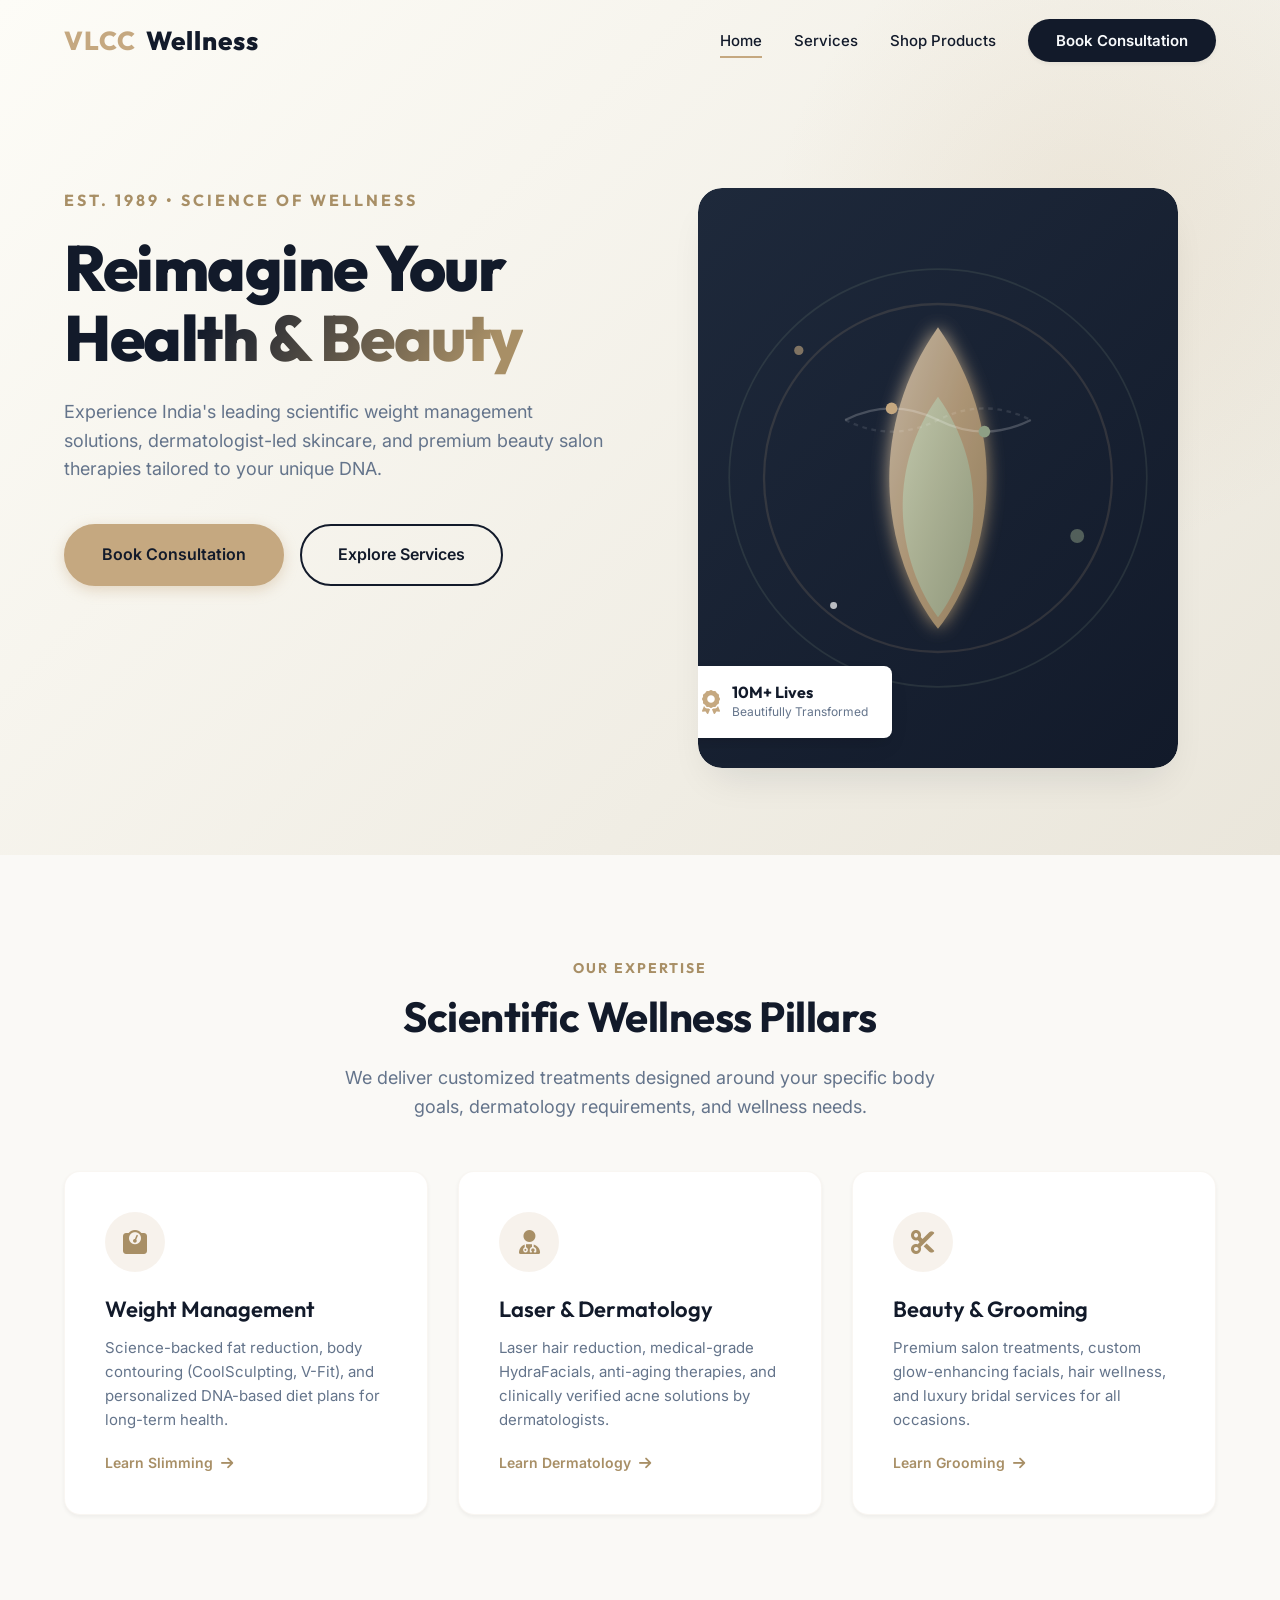
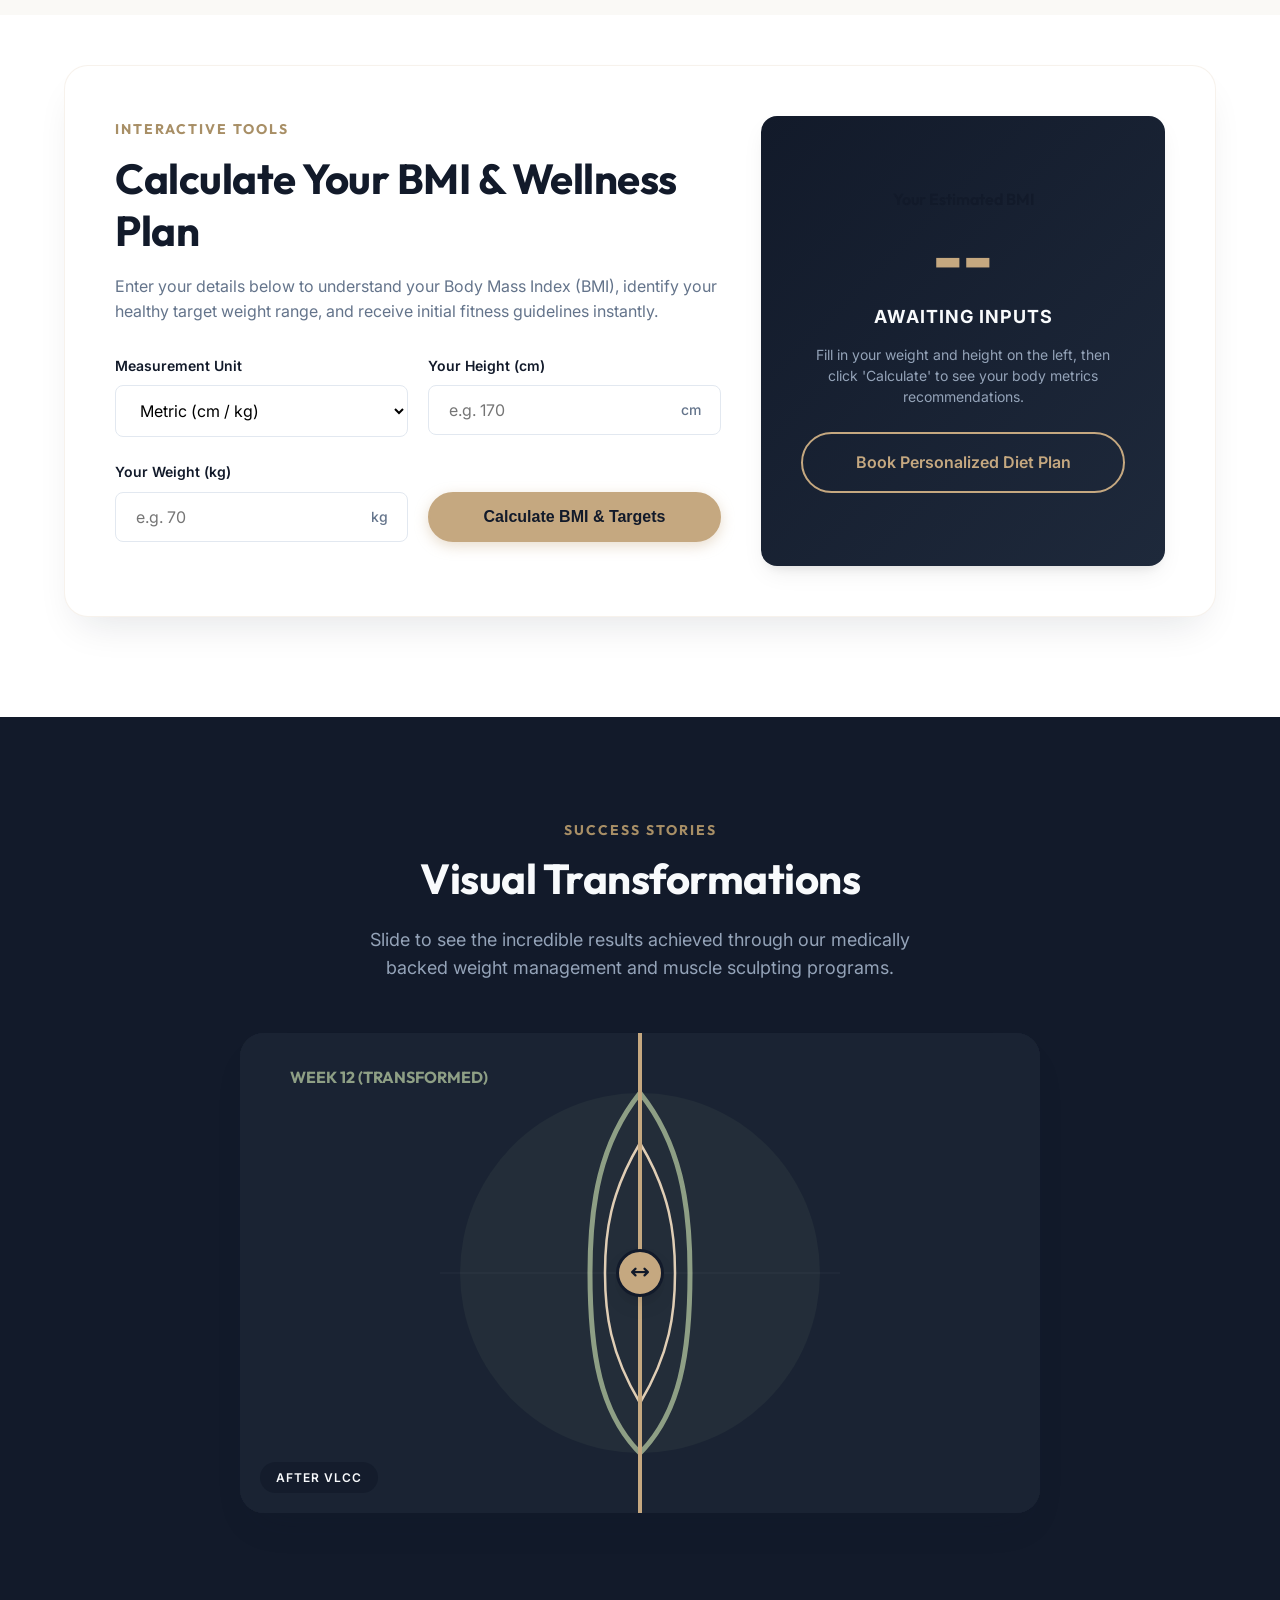
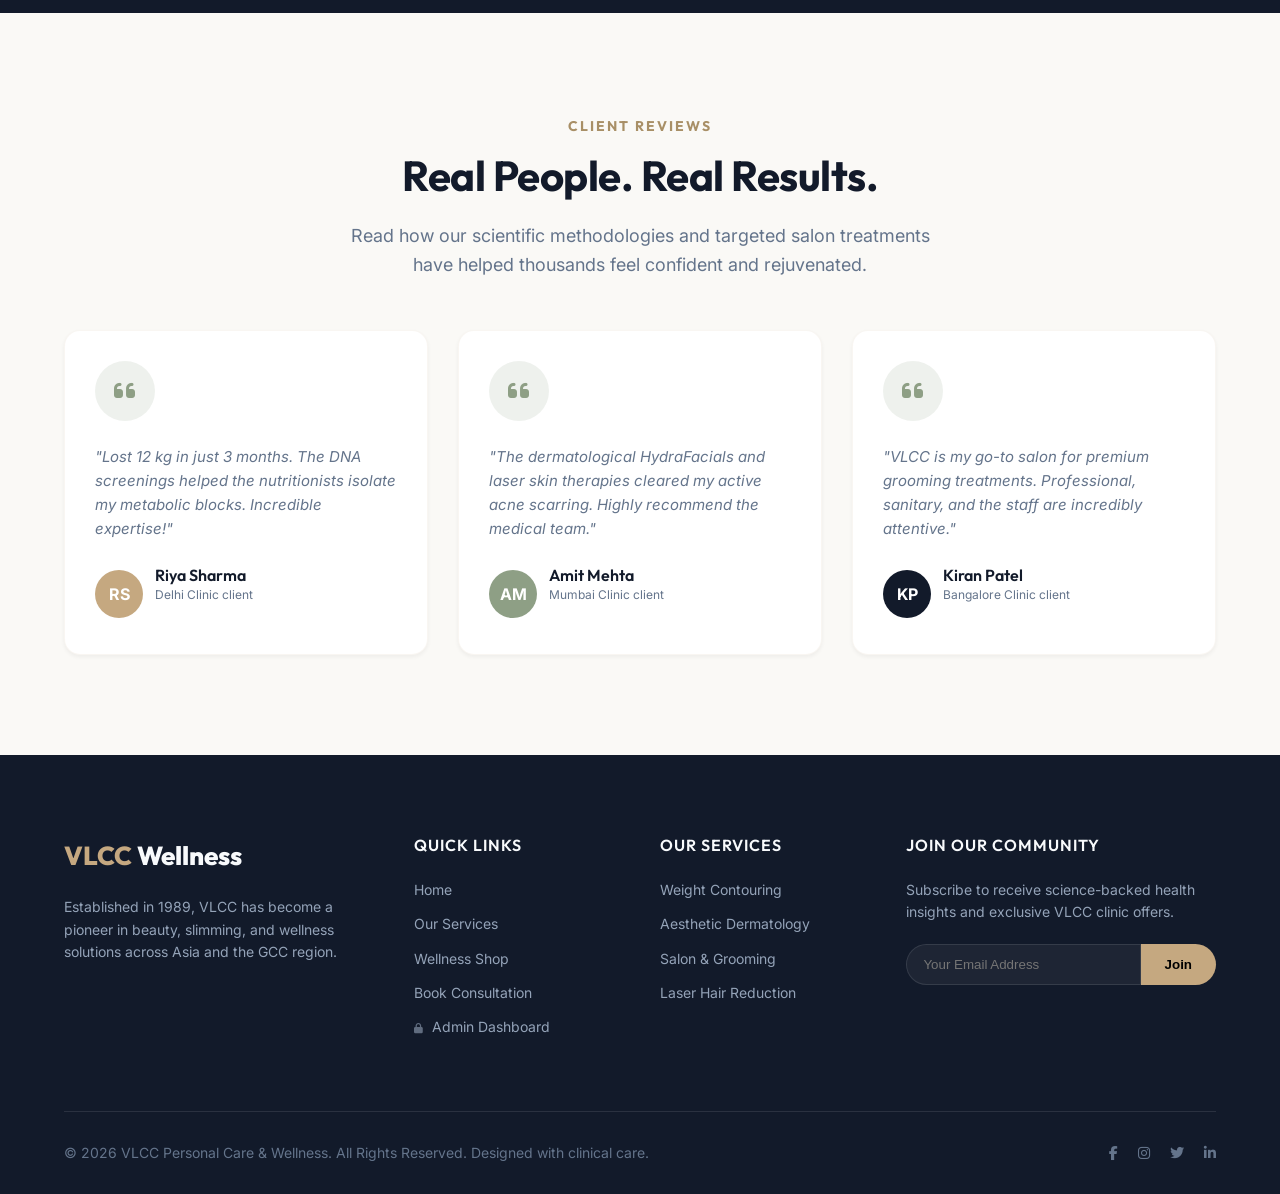
<file: index.html>
<!DOCTYPE html>
<html lang="en">
<head>
    <meta charset="UTF-8">
    <meta name="viewport" content="width=device-width, initial-scale=1.0">
    <title>VLCC Wellness | Premium Beauty, Skin & Weight Management</title>
    <meta name="description" content="Transform your life with VLCC's science-backed weight management, advanced aesthetic dermatology, and luxury beauty salon treatments. Book your free consultation today.">
    <!-- FontAwesome & Custom CSS -->
    <link rel="stylesheet" href="https://cdnjs.cloudflare.com/ajax/libs/font-awesome/6.4.0/css/all.min.css">
    <link rel="stylesheet" href="styles.css">
</head>
<body>

    <!-- Floating Navigation Bar -->
    <header>
        <div class="container nav-container">
            <a href="index.html" class="logo" id="headerLogo">
                <span>VLCC</span> Wellness
            </a>
            <nav>
                <ul class="nav-links" id="navbarLinks">
                    <li><a href="index.html" class="active">Home</a></li>
                    <li><a href="services.html">Services</a></li>
                    <li><a href="products.html">Shop Products</a></li>
                    <li><a href="book.html" class="nav-btn">Book Consultation</a></li>
                </ul>
            </nav>
            <div class="menu-toggle" id="mobileMenuToggle">
                <i class="fas fa-bars"></i>
            </div>
        </div>
    </header>

    <!-- Hero Section -->
    <section class="hero" id="heroSection">
        <div class="container">
            <div class="grid-2">
                <div class="hero-content">
                    <p class="hero-subtitle">Est. 1989 • Science of Wellness</p>
                    <h1 class="hero-title">Reimagine Your <span>Health & Beauty</span></h1>
                    <p class="hero-desc">
                        Experience India's leading scientific weight management solutions, dermatologist-led skincare, and premium beauty salon therapies tailored to your unique DNA.
                    </p>
                    <div class="hero-actions">
                        <a href="book.html" class="btn btn-primary" id="heroBookBtn">Book Consultation</a>
                        <a href="services.html" class="btn btn-secondary" id="heroExploreBtn">Explore Services</a>
                    </div>
                </div>
                <div class="hero-image-wrapper">
                    <div class="hero-image-container">
                        <!-- Premium SVG Illustration representing Wellness and Aesthetics -->
                        <svg viewBox="0 0 400 500" width="100%" height="100%" style="background: linear-gradient(135deg, #1E293B, #121A2A); border-radius: inherit;">
                            <defs>
                                <linearGradient id="goldGrad" x1="0%" y1="0%" x2="100%" y2="100%">
                                    <stop offset="0%" stop-color="#E0CEB5" />
                                    <stop offset="50%" stop-color="#C5A880" />
                                    <stop offset="100%" stop-color="#A88F66" />
                                </linearGradient>
                                <linearGradient id="sageGrad" x1="0%" y1="0%" x2="100%" y2="100%">
                                    <stop offset="0%" stop-color="#C0CFB2" />
                                    <stop offset="100%" stop-color="#8E9F85" />
                                </linearGradient>
                                <filter id="glow" x="-20%" y="-20%" width="140%" height="140%">
                                    <feGaussianBlur stdDeviation="8" result="blur" />
                                    <feComposite in="SourceGraphic" in2="blur" operator="over" />
                                </filter>
                            </defs>
                            <!-- Background Abstract Circles -->
                            <circle cx="200" cy="250" r="150" fill="none" stroke="rgba(197, 168, 128, 0.15)" stroke-width="2" />
                            <circle cx="200" cy="250" r="180" fill="none" stroke="rgba(142, 159, 133, 0.15)" stroke-width="1.5" />
                            
                            <!-- Stylized Beauty Profile / Lotus Graphic -->
                            <path d="M 200,120 C 130,220 160,330 200,380 C 240,330 270,220 200,120 Z" fill="url(#goldGrad)" opacity="0.85" filter="url(#glow)" />
                            <path d="M 200,180 C 150,250 170,330 200,370 C 230,330 250,250 200,180 Z" fill="url(#sageGrad)" opacity="0.75" />
                            
                            <!-- DNA helix overlay lines representing scientific base -->
                            <path d="M 120,200 Q 160,180 200,200 T 280,200" fill="none" stroke="rgba(255,255,255,0.2)" stroke-width="2" />
                            <path d="M 120,200 Q 160,220 200,200 T 280,200" fill="none" stroke="rgba(255,255,255,0.1)" stroke-width="2" stroke-dasharray="4" />
                            <circle cx="160" cy="190" r="5" fill="#C5A880" />
                            <circle cx="240" cy="210" r="5" fill="#8E9F85" />
                            
                            <!-- Floating Particles -->
                            <circle cx="80" cy="140" r="4" fill="#C5A880" opacity="0.6" />
                            <circle cx="320" cy="300" r="6" fill="#8E9F85" opacity="0.5" />
                            <circle cx="110" cy="360" r="3" fill="#FFFFFF" opacity="0.7" />
                        </svg>
                        
                        <!-- Floating badge -->
                        <div class="hero-image-badge">
                            <i class="fa-solid fa-award"></i>
                            <div class="badge-text">
                                <h4>10M+ Lives</h4>
                                <p>Beautifully Transformed</p>
                            </div>
                        </div>
                    </div>
                </div>
            </div>
        </div>
    </section>

    <!-- Key Pillars Section -->
    <section class="section-padding" id="pillarsSection">
        <div class="container">
            <div class="text-center">
                <span class="section-tag">Our Expertise</span>
                <h2 class="section-title">Scientific Wellness Pillars</h2>
                <p class="section-desc">We deliver customized treatments designed around your specific body goals, dermatology requirements, and wellness needs.</p>
            </div>
            <div class="grid-3">
                <!-- Slimming Card -->
                <div class="card">
                    <div class="card-icon">
                        <i class="fa-solid fa-weight-scale"></i>
                    </div>
                    <h3>Weight Management</h3>
                    <p>Science-backed fat reduction, body contouring (CoolSculpting, V-Fit), and personalized DNA-based diet plans for long-term health.</p>
                    <a href="services.html?category=slimming" class="card-link">Learn Slimming <i class="fas fa-arrow-right"></i></a>
                </div>
                <!-- Dermatology Card -->
                <div class="card">
                    <div class="card-icon">
                        <i class="fa-solid fa-user-doctor"></i>
                    </div>
                    <h3>Laser & Dermatology</h3>
                    <p>Laser hair reduction, medical-grade HydraFacials, anti-aging therapies, and clinically verified acne solutions by dermatologists.</p>
                    <a href="services.html?category=dermatology" class="card-link">Learn Dermatology <i class="fas fa-arrow-right"></i></a>
                </div>
                <!-- Salon Card -->
                <div class="card">
                    <div class="card-icon">
                        <i class="fa-solid fa-scissors"></i>
                    </div>
                    <h3>Beauty & Grooming</h3>
                    <p>Premium salon treatments, custom glow-enhancing facials, hair wellness, and luxury bridal services for all occasions.</p>
                    <a href="services.html?category=salon" class="card-link">Learn Grooming <i class="fas fa-arrow-right"></i></a>
                </div>
            </div>
        </div>
    </section>

    <!-- Interactive BMI & Weight Loss Target Calculator -->
    <section class="section-padding" style="background-color: var(--bg-white);" id="bmiSection">
        <div class="container">
            <div class="bmi-container">
                <div class="bmi-grid">
                    <div>
                        <span class="section-tag">Interactive Tools</span>
                        <h2 class="section-title" style="margin-bottom: 16px;">Calculate Your BMI & Wellness Plan</h2>
                        <p style="color: var(--text-muted); margin-bottom: 30px;">
                            Enter your details below to understand your Body Mass Index (BMI), identify your healthy target weight range, and receive initial fitness guidelines instantly.
                        </p>
                        
                        <div class="grid-2" style="gap: 20px;">
                            <div class="bmi-form-group">
                                <label for="bmiSystem">Measurement Unit</label>
                                <div class="bmi-input-wrapper">
                                    <select id="bmiSystem" style="width: 100%; padding: 14px 20px; border-radius: var(--radius-sm); border: 1.5px solid #E2E8F0; font-size: 16px; outline: none; background: white; font-family: var(--font-body);">
                                        <option value="metric">Metric (cm / kg)</option>
                                        <option value="imperial">Imperial (inches / lbs)</option>
                                    </select>
                                </div>
                            </div>
                            
                            <div class="bmi-form-group">
                                <label id="bmiHeightLabel" for="bmiHeight">Your Height (cm)</label>
                                <div class="bmi-input-wrapper">
                                    <input type="number" id="bmiHeight" placeholder="e.g. 170" required min="50" max="300">
                                    <span class="bmi-input-suffix" id="bmiHeightSuffix">cm</span>
                                </div>
                            </div>
                        </div>

                        <div class="grid-2" style="gap: 20px;">
                            <div class="bmi-form-group">
                                <label id="bmiWeightLabel" for="bmiWeight">Your Weight (kg)</label>
                                <div class="bmi-input-wrapper">
                                    <input type="number" id="bmiWeight" placeholder="e.g. 70" required min="10" max="500">
                                    <span class="bmi-input-suffix" id="bmiWeightSuffix">kg</span>
                                </div>
                            </div>
                            
                            <div class="bmi-form-group" style="display: flex; align-items: flex-end;">
                                <button type="button" class="btn btn-primary" id="calculateBmiBtn" style="width: 100%; padding: 14px 0;">Calculate BMI & Targets</button>
                            </div>
                        </div>
                    </div>

                    <div class="bmi-result-card" id="bmiResultsPanel">
                        <h4>Your Estimated BMI</h4>
                        <div class="bmi-score-number" id="bmiScoreDisplay">--</div>
                        <div class="bmi-score-status" id="bmiStatusDisplay">Awaiting Inputs</div>
                        <p class="bmi-recommendation" id="bmiRecDisplay">
                            Fill in your weight and height on the left, then click 'Calculate' to see your body metrics recommendations.
                        </p>
                        <a href="book.html" class="btn btn-secondary" style="border-color: var(--primary); color: var(--primary); width: 100%; border-radius: 50px;">Book Personalized Diet Plan</a>
                    </div>
                </div>
            </div>
        </div>
    </section>

    <!-- Before & After Transformation Slider Section -->
    <section class="section-padding comparison-section" id="transformations">
        <div class="container">
            <div class="text-center">
                <span class="section-tag">Success Stories</span>
                <h2 class="section-title">Visual Transformations</h2>
                <p class="section-desc">Slide to see the incredible results achieved through our medically backed weight management and muscle sculpting programs.</p>
            </div>

            <!-- Comparison Slider -->
            <div class="comparison-wrapper">
                <!-- BEFORE: SVG Graphic with heavier silhouette line -->
                <div class="comparison-image image-before">
                    <svg viewBox="0 0 800 480" width="100%" height="100%" style="background-color: #1A2333;">
                        <!-- Stylized glowing outlines of weight management transformation -->
                        <rect width="100%" height="100%" fill="#1A2333"/>
                        <circle cx="400" cy="240" r="180" fill="rgba(197, 168, 128, 0.05)" />
                        <!-- Silhouette Outline - Heavier curves -->
                        <path d="M 400,60 C 340,110 320,170 320,240 C 320,320 340,380 400,420 C 460,380 480,320 480,240 C 480,170 460,110 400,60 Z" fill="none" stroke="#A88F66" stroke-width="4" opacity="0.6"/>
                        <path d="M 400,100 C 350,150 340,200 340,240 C 340,290 350,330 400,380 C 450,380 460,290 460,240 C 460,200 450,150 400,100 Z" fill="none" stroke="#C5A880" stroke-width="2" stroke-dasharray="5 5" opacity="0.4" />
                        <!-- Grid Lines -->
                        <line x1="200" y1="240" x2="600" y2="240" stroke="rgba(255,255,255,0.05)" stroke-width="1"/>
                        <text x="750" y="50" fill="#94A3B8" font-family="'Outfit', sans-serif" font-size="16" text-anchor="end" font-weight="700">WEEK 0</text>
                    </svg>
                    <span class="comparison-label label-before">Before Treatment</span>
                </div>
                
                <!-- AFTER: SVG Graphic with shaped/sculpted silhouette line -->
                <div class="comparison-image image-after">
                    <svg viewBox="0 0 800 480" width="800" height="480" style="background-color: #1A2333;">
                        <rect width="100%" height="100%" fill="#1A2333"/>
                        <circle cx="400" cy="240" r="180" fill="rgba(142, 159, 133, 0.08)" />
                        <!-- Silhouette Outline - Sleek sculpted curves -->
                        <path d="M 400,60 C 360,110 350,170 350,240 C 350,320 360,380 400,420 C 440,380 450,320 450,240 C 450,170 440,110 400,60 Z" fill="none" stroke="#8E9F85" stroke-width="5" />
                        <path d="M 400,110 C 370,160 365,200 365,240 C 365,280 370,320 400,370 C 430,320 435,280 435,240 C 435,200 430,160 400,110 Z" fill="none" stroke="#E0CEB5" stroke-width="2.5" />
                        <!-- Grid Lines -->
                        <line x1="200" y1="240" x2="600" y2="240" stroke="rgba(255,255,255,0.05)" stroke-width="1"/>
                        <text x="50" y="50" fill="#8E9F85" font-family="'Outfit', sans-serif" font-size="16" font-weight="700">WEEK 12 (TRANSFORMED)</text>
                    </svg>
                    <span class="comparison-label label-after">After VLCC</span>
                </div>
                
                <!-- Slider Handle -->
                <div class="comparison-handle" id="sliderHandle">
                    <div class="comparison-handle-btn">
                        <i class="fa-solid fa-arrows-left-right"></i>
                    </div>
                </div>
            </div>
        </div>
    </section>

    <!-- Testimonials -->
    <section class="section-padding" id="testimonials">
        <div class="container">
            <div class="text-center">
                <span class="section-tag">Client Reviews</span>
                <h2 class="section-title">Real People. Real Results.</h2>
                <p class="section-desc">Read how our scientific methodologies and targeted salon treatments have helped thousands feel confident and rejuvenated.</p>
            </div>
            <div class="grid-3">
                <div class="card" style="padding: 30px;">
                    <div class="card-icon" style="background: rgba(142, 159, 133, 0.15); color: var(--accent);"><i class="fa-solid fa-quote-left"></i></div>
                    <p style="font-style: italic; margin-bottom: 24px;">"Lost 12 kg in just 3 months. The DNA screenings helped the nutritionists isolate my metabolic blocks. Incredible expertise!"</p>
                    <div style="display: flex; align-items: center; gap: 12px;">
                        <div style="width: 48px; height: 48px; background: #C5A880; border-radius: 50%; display: flex; align-items: center; justify-content: center; color: white; font-weight: 700;">RS</div>
                        <div>
                            <h4 style="font-size: 16px;">Riya Sharma</h4>
                            <p style="font-size: 12px; color: var(--text-muted);">Delhi Clinic client</p>
                        </div>
                    </div>
                </div>
                <div class="card" style="padding: 30px;">
                    <div class="card-icon" style="background: rgba(142, 159, 133, 0.15); color: var(--accent);"><i class="fa-solid fa-quote-left"></i></div>
                    <p style="font-style: italic; margin-bottom: 24px;">"The dermatological HydraFacials and laser skin therapies cleared my active acne scarring. Highly recommend the medical team."</p>
                    <div style="display: flex; align-items: center; gap: 12px;">
                        <div style="width: 48px; height: 48px; background: #8E9F85; border-radius: 50%; display: flex; align-items: center; justify-content: center; color: white; font-weight: 700;">AM</div>
                        <div>
                            <h4 style="font-size: 16px;">Amit Mehta</h4>
                            <p style="font-size: 12px; color: var(--text-muted);">Mumbai Clinic client</p>
                        </div>
                    </div>
                </div>
                <div class="card" style="padding: 30px;">
                    <div class="card-icon" style="background: rgba(142, 159, 133, 0.15); color: var(--accent);"><i class="fa-solid fa-quote-left"></i></div>
                    <p style="font-style: italic; margin-bottom: 24px;">"VLCC is my go-to salon for premium grooming treatments. Professional, sanitary, and the staff are incredibly attentive."</p>
                    <div style="display: flex; align-items: center; gap: 12px;">
                        <div style="width: 48px; height: 48px; background: #121A2A; border-radius: 50%; display: flex; align-items: center; justify-content: center; color: white; font-weight: 700;">KP</div>
                        <div>
                            <h4 style="font-size: 16px;">Kiran Patel</h4>
                            <p style="font-size: 12px; color: var(--text-muted);">Bangalore Clinic client</p>
                        </div>
                    </div>
                </div>
            </div>
        </div>
    </section>

    <!-- Footer -->
    <footer>
        <div class="container">
            <div class="footer-grid">
                <div class="footer-col">
                    <div class="footer-logo">
                        <span>VLCC</span> Wellness
                    </div>
                    <p style="color: #94A3B8; margin-bottom: 20px;">
                        Established in 1989, VLCC has become a pioneer in beauty, slimming, and wellness solutions across Asia and the GCC region.
                    </p>
                </div>
                <div class="footer-col">
                    <h4>Quick Links</h4>
                    <ul>
                        <li><a href="index.html">Home</a></li>
                        <li><a href="services.html">Our Services</a></li>
                        <li><a href="products.html">Wellness Shop</a></li>
                        <li><a href="book.html">Book Consultation</a></li>
                        <li><a href="dashboard.html"><i class="fas fa-lock" style="font-size:10px; margin-right:5px; opacity:0.6;"></i> Admin Dashboard</a></li>
                    </ul>
                </div>
                <div class="footer-col">
                    <h4>Our Services</h4>
                    <ul>
                        <li><a href="services.html?category=slimming">Weight Contouring</a></li>
                        <li><a href="services.html?category=dermatology">Aesthetic Dermatology</a></li>
                        <li><a href="services.html?category=salon">Salon & Grooming</a></li>
                        <li><a href="services.html?category=dermatology">Laser Hair Reduction</a></li>
                    </ul>
                </div>
                <div class="footer-col footer-newsletter">
                    <h4>Join Our Community</h4>
                    <p>Subscribe to receive science-backed health insights and exclusive VLCC clinic offers.</p>
                    <form class="newsletter-form" id="newsletterForm" onsubmit="event.preventDefault(); alert('Thank you for subscribing to VLCC newsletter!'); this.reset();">
                        <input type="email" placeholder="Your Email Address" required>
                        <button type="submit">Join</button>
                    </form>
                </div>
            </div>
            
            <div class="footer-bottom">
                <p>&copy; 2026 VLCC Personal Care & Wellness. All Rights Reserved. Designed with clinical care.</p>
                <div style="display: flex; gap: 20px;">
                    <a href="#" style="color: #64748B;"><i class="fab fa-facebook-f"></i></a>
                    <a href="#" style="color: #64748B;"><i class="fab fa-instagram"></i></a>
                    <a href="#" style="color: #64748B;"><i class="fab fa-twitter"></i></a>
                    <a href="#" style="color: #64748B;"><i class="fab fa-linkedin-in"></i></a>
                </div>
            </div>
        </div>
    </footer>

    <!-- Script File -->
    <script src="script.js"></script>
</body>
</html>
</file>
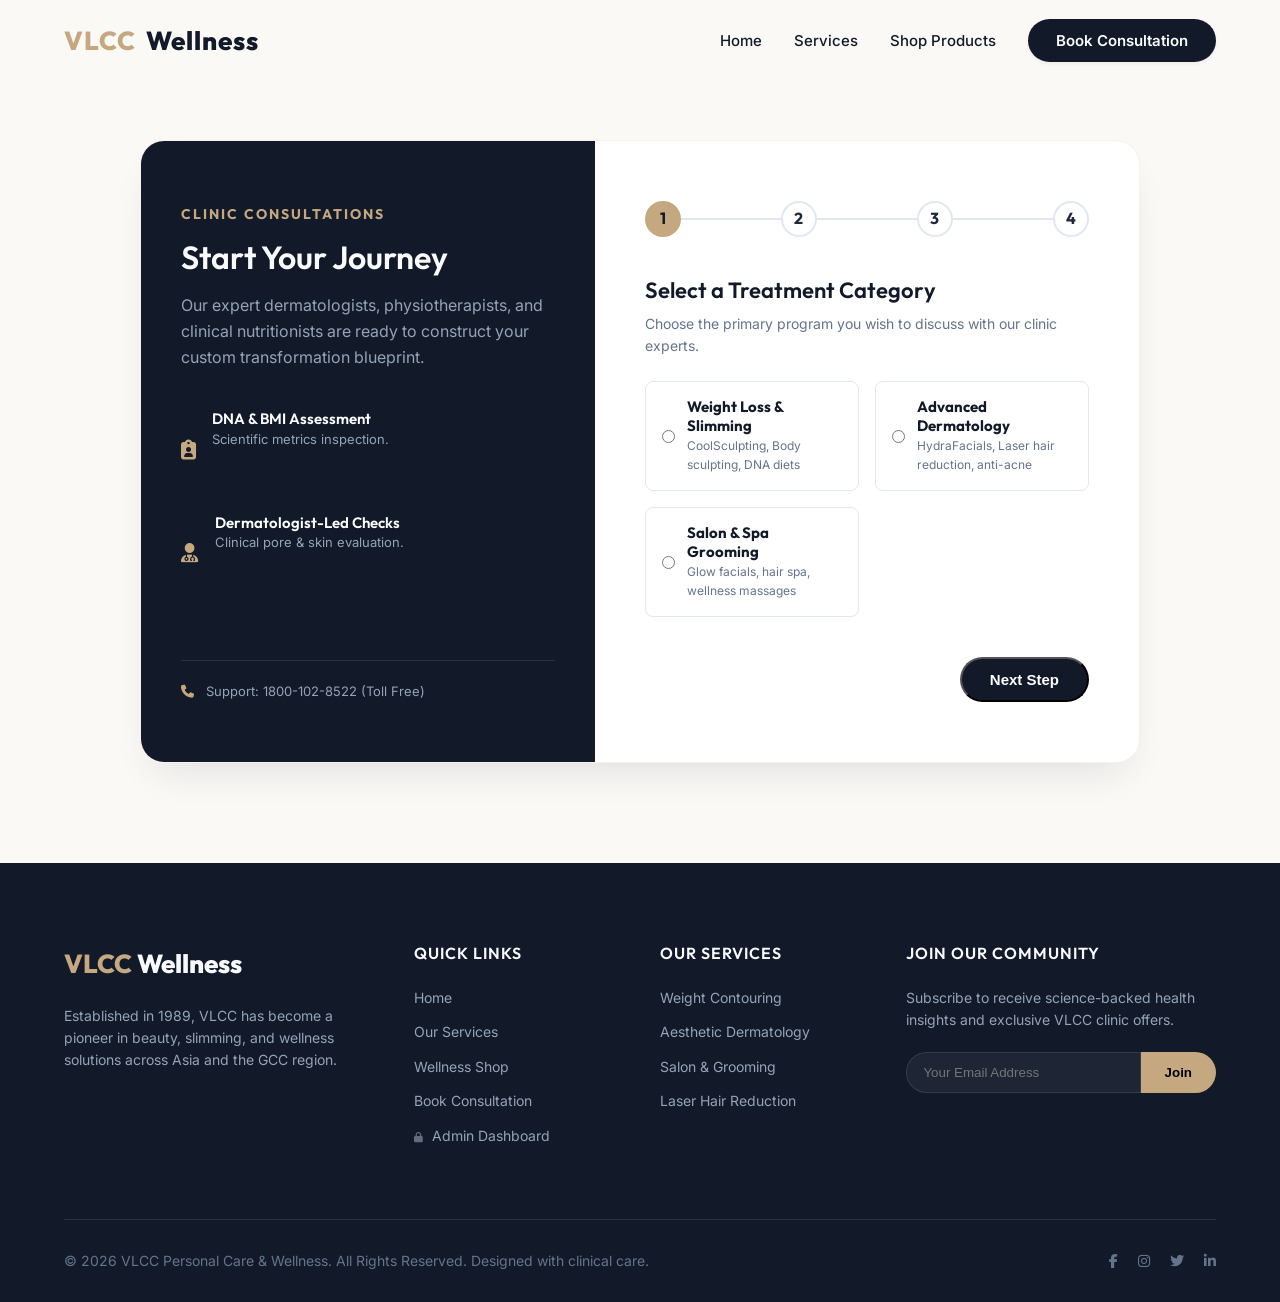
<file: book.html>
<!DOCTYPE html>
<html lang="en">
<head>
    <meta charset="UTF-8">
    <meta name="viewport" content="width=device-width, initial-scale=1.0">
    <title>Book Consultation | VLCC scientific wellness & grooming</title>
    <meta name="description" content="Schedule your free diagnostic weight loss and dermatological skin checkup at your nearest VLCC clinic. Dynamic multi-step online scheduler.">
    <!-- FontAwesome & Custom CSS -->
    <link rel="stylesheet" href="https://cdnjs.cloudflare.com/ajax/libs/font-awesome/6.4.0/css/all.min.css">
    <link rel="stylesheet" href="styles.css">
</head>
<body>

    <!-- Floating Navigation Bar -->
    <header class="scrolled">
        <div class="container nav-container">
            <a href="index.html" class="logo" id="headerLogo">
                <span>VLCC</span> Wellness
            </a>
            <nav>
                <ul class="nav-links" id="navbarLinks">
                    <li><a href="index.html">Home</a></li>
                    <li><a href="services.html">Services</a></li>
                    <li><a href="products.html">Shop Products</a></li>
                    <li><a href="book.html" class="active nav-btn">Book Consultation</a></li>
                </ul>
            </nav>
            <div class="menu-toggle" id="mobileMenuToggle">
                <i class="fas fa-bars"></i>
            </div>
        </div>
    </header>

    <!-- Main Booking Section -->
    <section class="section-padding" style="background: var(--bg-light); padding-top: 140px; min-height: 90vh;">
        <div class="container">
            <div class="booking-card">
                
                <!-- Booking Sidebar Information -->
                <div class="booking-info-sidebar">
                    <div class="booking-sidebar-top">
                        <span class="section-tag" style="color: var(--primary);">Clinic Consultations</span>
                        <h3>Start Your Journey</h3>
                        <p>Our expert dermatologists, physiotherapists, and clinical nutritionists are ready to construct your custom transformation blueprint.</p>
                        
                        <div class="booking-contact-item">
                            <i class="fa-solid fa-clipboard-user"></i>
                            <div>
                                <h4 style="color: white; font-size: 15px;">DNA & BMI Assessment</h4>
                                <p style="font-size: 13px; color: #94A3B8;">Scientific metrics inspection.</p>
                            </div>
                        </div>
                        
                        <div class="booking-contact-item">
                            <i class="fa-solid fa-user-doctor"></i>
                            <div>
                                <h4 style="color: white; font-size: 15px;">Dermatologist-Led Checks</h4>
                                <p style="font-size: 13px; color: #94A3B8;">Clinical pore & skin evaluation.</p>
                            </div>
                        </div>
                    </div>
                    
                    <div style="border-top: 1px solid rgba(255,255,255,0.1); padding-top: 20px;">
                        <p style="font-size: 13px; color: #94A3B8;"><i class="fa-solid fa-phone" style="color: var(--primary); margin-right: 8px;"></i> Support: 1800-102-8522 (Toll Free)</p>
                    </div>
                </div>

                <!-- Booking Wizard Area -->
                <div class="booking-form-area">
                    
                    <!-- Wizard Steps Bar -->
                    <div class="booking-form-steps">
                        <div class="step-indicator active">1</div>
                        <div class="step-indicator">2</div>
                        <div class="step-indicator">3</div>
                        <div class="step-indicator">4</div>
                    </div>

                    <form id="appointmentBookingForm" onsubmit="event.preventDefault();">
                        
                        <!-- STEP 1: Select Service -->
                        <div class="form-step-panel active" id="stepPanelService">
                            <h3 style="font-size: 22px; margin-bottom: 8px;">Select a Treatment Category</h3>
                            <p style="color: var(--text-muted); font-size: 14px; margin-bottom: 24px;">Choose the primary program you wish to discuss with our clinic experts.</p>
                            
                            <div class="option-select-grid">
                                <label class="option-select-card" for="serviceSlimming">
                                    <input type="radio" id="serviceSlimming" name="booking_service" value="Weight Management & Slimming">
                                    <div>
                                        <h4 style="font-size: 15px; font-weight: 700;">Weight Loss & Slimming</h4>
                                        <p style="font-size: 12px; color: var(--text-muted);">CoolSculpting, Body sculpting, DNA diets</p>
                                    </div>
                                </label>
                                <label class="option-select-card" for="serviceDerm">
                                    <input type="radio" id="serviceDerm" name="booking_service" value="Laser & Aesthetic Dermatology">
                                    <div>
                                        <h4 style="font-size: 15px; font-weight: 700;">Advanced Dermatology</h4>
                                        <p style="font-size: 12px; color: var(--text-muted);">HydraFacials, Laser hair reduction, anti-acne</p>
                                    </div>
                                </label>
                                <label class="option-select-card" for="serviceSalon">
                                    <input type="radio" id="serviceSalon" name="booking_service" value="Beauty Salon & Grooming">
                                    <div>
                                        <h4 style="font-size: 15px; font-weight: 700;">Salon & Spa Grooming</h4>
                                        <p style="font-size: 12px; color: var(--text-muted);">Glow facials, hair spa, wellness massages</p>
                                    </div>
                                </label>
                            </div>
                        </div>

                        <!-- STEP 2: Select Location -->
                        <div class="form-step-panel" id="stepPanelLocation">
                            <h3 style="font-size: 22px; margin-bottom: 8px;">Locate Nearest Clinic</h3>
                            <p style="color: var(--text-muted); font-size: 14px; margin-bottom: 24px;">Please select the VLCC branch location you plan to visit for consultation.</p>
                            
                            <div class="option-select-grid">
                                <label class="option-select-card" for="locDelhi">
                                    <input type="radio" id="locDelhi" name="booking_location" value="VLCC Centre - Greater Kailash, Delhi">
                                    <div>
                                        <h4 style="font-size: 15px; font-weight: 700;">Delhi GK Centre</h4>
                                        <p style="font-size: 12px; color: var(--text-muted);">South Delhi Clinic Hub</p>
                                    </div>
                                </label>
                                <label class="option-select-card" for="locMumbai">
                                    <input type="radio" id="locMumbai" name="booking_location" value="VLCC Centre - Bandra West, Mumbai">
                                    <div>
                                        <h4 style="font-size: 15px; font-weight: 700;">Mumbai Bandra Centre</h4>
                                        <p style="font-size: 12px; color: var(--text-muted);">Bandra Medical/Beauty Clinic</p>
                                    </div>
                                </label>
                                <label class="option-select-card" for="locBlr">
                                    <input type="radio" id="locBlr" name="booking_location" value="VLCC Centre - Indiranagar, Bangalore">
                                    <div>
                                        <h4 style="font-size: 15px; font-weight: 700;">Bangalore Indiranagar</h4>
                                        <p style="font-size: 12px; color: var(--text-muted);">Metro Wellness Centre</p>
                                    </div>
                                </label>
                            </div>
                        </div>

                        <!-- STEP 3: Select Date & Time -->
                        <div class="form-step-panel" id="stepPanelDateTime">
                            <h3 style="font-size: 22px; margin-bottom: 8px;">Schedule Date & Time</h3>
                            <p style="color: var(--text-muted); font-size: 14px; margin-bottom: 24px;">Pick a convenient date and timing slot for your wellness analysis.</p>
                            
                            <div class="grid-2" style="gap: 20px; margin-bottom: 24px;">
                                <div class="bmi-form-group" style="margin-bottom: 0;">
                                    <label for="bookingDate">Preferred Date</label>
                                    <div class="bmi-input-wrapper">
                                        <input type="date" id="bookingDate" required style="width: 100%; padding: 14px 20px; border-radius: var(--radius-sm); border: 1.5px solid #E2E8F0; font-family: var(--font-body);">
                                    </div>
                                </div>
                                <div class="bmi-form-group" style="margin-bottom: 0;">
                                    <label for="bookingTime">Preferred Time Slot</label>
                                    <div class="bmi-input-wrapper">
                                        <select id="bookingTime" required style="width: 100%; padding: 14px 20px; border-radius: var(--radius-sm); border: 1.5px solid #E2E8F0; font-family: var(--font-body); background: white;">
                                            <option value="">Choose a slot...</option>
                                            <option value="10:00 AM - 11:30 AM">10:00 AM - 11:30 AM (Morning)</option>
                                            <option value="12:00 PM - 01:30 PM">12:00 PM - 01:30 PM (Midday)</option>
                                            <option value="03:00 PM - 04:30 PM">03:00 PM - 04:30 PM (Afternoon)</option>
                                            <option value="05:30 PM - 07:00 PM">05:30 PM - 07:00 PM (Evening)</option>
                                        </select>
                                    </div>
                                </div>
                            </div>
                        </div>

                        <!-- STEP 4: Personal Info & Summary -->
                        <div class="form-step-panel" id="stepPanelContact">
                            <h3 style="font-size: 22px; margin-bottom: 8px;">Provide Contact Details</h3>
                            <p style="color: var(--text-muted); font-size: 14px; margin-bottom: 20px;">Review your selection summary and enter contact credentials to confirm.</p>
                            
                            <!-- Summary Box -->
                            <div style="background: var(--bg-light); border-radius: var(--radius-sm); padding: 20px; border: 1px dashed var(--primary); margin-bottom: 24px;">
                                <h4 style="font-size: 14px; text-transform: uppercase; letter-spacing: 1px; color: var(--primary-dark); margin-bottom: 12px;">Booking Summary</h4>
                                <div style="display: flex; flex-direction: column; gap: 8px; font-size: 13px;">
                                    <p><strong>Treatment:</strong> <span id="reviewService">Not selected</span></p>
                                    <p><strong>Clinic:</strong> <span id="reviewLocation">Not selected</span></p>
                                    <p><strong>Schedule:</strong> <span id="reviewDateTime">Not selected</span></p>
                                </div>
                            </div>

                            <div class="bmi-form-group">
                                <label for="bookingName">Full Name</label>
                                <div class="bmi-input-wrapper">
                                    <input type="text" id="bookingName" placeholder="e.g. Rahul Sharma" required>
                                </div>
                            </div>
                            
                            <div class="grid-2" style="gap: 20px;">
                                <div class="bmi-form-group">
                                    <label for="bookingPhone">Phone Number</label>
                                    <div class="bmi-input-wrapper">
                                        <input type="tel" id="bookingPhone" placeholder="e.g. +91 9876543210" required>
                                    </div>
                                </div>
                                <div class="bmi-form-group">
                                    <label for="bookingEmail">Email Address</label>
                                    <div class="bmi-input-wrapper">
                                        <input type="email" id="bookingEmail" placeholder="e.g. rahul@gmail.com" required>
                                    </div>
                                </div>
                            </div>
                        </div>

                        <!-- Navigation Controls -->
                        <div class="form-nav-buttons">
                            <button type="button" class="btn btn-secondary" id="prevStepBtn" style="padding: 12px 28px; font-size: 15px;">Previous Step</button>
                            <button type="button" class="btn" id="nextStepBtn" style="padding: 12px 28px; font-size: 15px; background: var(--secondary); color: white;">Next Step</button>
                        </div>

                    </form>
                    
                    <!-- SUCCESS STATE SCREEN (Hidden initially) -->
                    <div id="bookingSuccessState" style="display: none;">
                        <div class="booking-success-message">
                            <i class="fa-solid fa-circle-check"></i>
                            <h3 style="font-size: 28px; color: var(--secondary); margin-bottom: 12px;">Consultation Confirmed!</h3>
                            <p style="color: var(--text-muted); max-width: 500px; margin: 0 auto 30px auto; font-size: 15px;">
                                Your slot has been reserved successfully. A confirmation message and clinic location map link have been sent to your email/phone number.
                            </p>
                            
                            <div style="background: var(--bg-light); border-radius: var(--radius-md); padding: 25px; text-align: left; max-width: 550px; margin: 0 auto 30px auto; border: 1px solid rgba(197, 168, 128, 0.2);">
                                <h4 style="font-size: 15px; text-transform: uppercase; color: var(--primary-dark); margin-bottom: 15px; border-bottom: 1px solid #E2E8F0; padding-bottom: 10px;">Your Schedule Receipt</h4>
                                <div style="display: flex; flex-direction: column; gap: 10px; font-size: 14px;">
                                    <p><strong>Appointment ID:</strong> <span style="font-family: monospace; font-weight: 700; color: var(--secondary);">VLCC-98014-A</span></p>
                                    <p><strong>Program:</strong> <span id="confirmedService">Weight Management</span></p>
                                    <p><strong>Branch Location:</strong> <span id="confirmedLocation">GK Delhi</span></p>
                                    <p><strong>Timings:</strong> <span id="confirmedDateTime">25th May at 10:00 AM</span></p>
                                </div>
                            </div>
                            
                            <a href="index.html" class="btn btn-primary" style="padding: 14px 36px; border-radius: 50px;">Return Home</a>
                        </div>
                    </div>

                </div>
            </div>
        </div>
    </section>

    <!-- Footer -->
    <footer>
        <div class="container">
            <div class="footer-grid">
                <div class="footer-col">
                    <div class="footer-logo">
                        <span>VLCC</span> Wellness
                    </div>
                    <p style="color: #94A3B8; margin-bottom: 20px;">
                        Established in 1989, VLCC has become a pioneer in beauty, slimming, and wellness solutions across Asia and the GCC region.
                    </p>
                </div>
                <div class="footer-col">
                    <h4>Quick Links</h4>
                    <ul>
                        <li><a href="index.html">Home</a></li>
                        <li><a href="services.html">Our Services</a></li>
                        <li><a href="products.html">Wellness Shop</a></li>
                        <li><a href="book.html">Book Consultation</a></li>
                        <li><a href="dashboard.html"><i class="fas fa-lock" style="font-size:10px; margin-right:5px; opacity:0.6;"></i> Admin Dashboard</a></li>
                    </ul>
                </div>
                <div class="footer-col">
                    <h4>Our Services</h4>
                    <ul>
                        <li><a href="services.html?category=slimming">Weight Contouring</a></li>
                        <li><a href="services.html?category=dermatology">Aesthetic Dermatology</a></li>
                        <li><a href="services.html?category=salon">Salon & Grooming</a></li>
                        <li><a href="services.html?category=dermatology">Laser Hair Reduction</a></li>
                    </ul>
                </div>
                <div class="footer-col footer-newsletter">
                    <h4>Join Our Community</h4>
                    <p>Subscribe to receive science-backed health insights and exclusive VLCC clinic offers.</p>
                    <form class="newsletter-form" id="newsletterForm" onsubmit="event.preventDefault(); alert('Thank you for subscribing to VLCC newsletter!'); this.reset();">
                        <input type="email" placeholder="Your Email Address" required>
                        <button type="submit">Join</button>
                    </form>
                </div>
            </div>
            
            <div class="footer-bottom">
                <p>&copy; 2026 VLCC Personal Care & Wellness. All Rights Reserved. Designed with clinical care.</p>
                <div style="display: flex; gap: 20px;">
                    <a href="#" style="color: #64748B;"><i class="fab fa-facebook-f"></i></a>
                    <a href="#" style="color: #64748B;"><i class="fab fa-instagram"></i></a>
                    <a href="#" style="color: #64748B;"><i class="fab fa-twitter"></i></a>
                    <a href="#" style="color: #64748B;"><i class="fab fa-linkedin-in"></i></a>
                </div>
            </div>
        </div>
    </footer>

    <!-- Script File -->
    <script src="script.js"></script>
    <script>
        // Autofill booking values if redirected from service pages with query parameters
        window.addEventListener('DOMContentLoaded', () => {
            const urlParams = new URLSearchParams(window.location.search);
            const serviceKey = urlParams.get('service');
            if (serviceKey) {
                let radioInput = null;
                if (serviceKey === 'coolsculpting' || serviceKey === 'dna-slimming') {
                    radioInput = document.getElementById('serviceSlimming');
                } else if (serviceKey === 'hydrafacial' || serviceKey === 'laser-hair') {
                    radioInput = document.getElementById('serviceDerm');
                } else if (serviceKey === 'gold-facial') {
                    radioInput = document.getElementById('serviceSalon');
                }

                if (radioInput) {
                    radioInput.checked = true;
                    radioInput.closest('.option-select-card').classList.add('selected');
                }
            }
            
            // Set minimum date picker to current local date
            const dateInput = document.getElementById('bookingDate');
            if (dateInput) {
                const today = new Date().toISOString().split('T')[0];
                dateInput.setAttribute('min', today);
            }
        });
    </script>
</body>
</html>
</file>
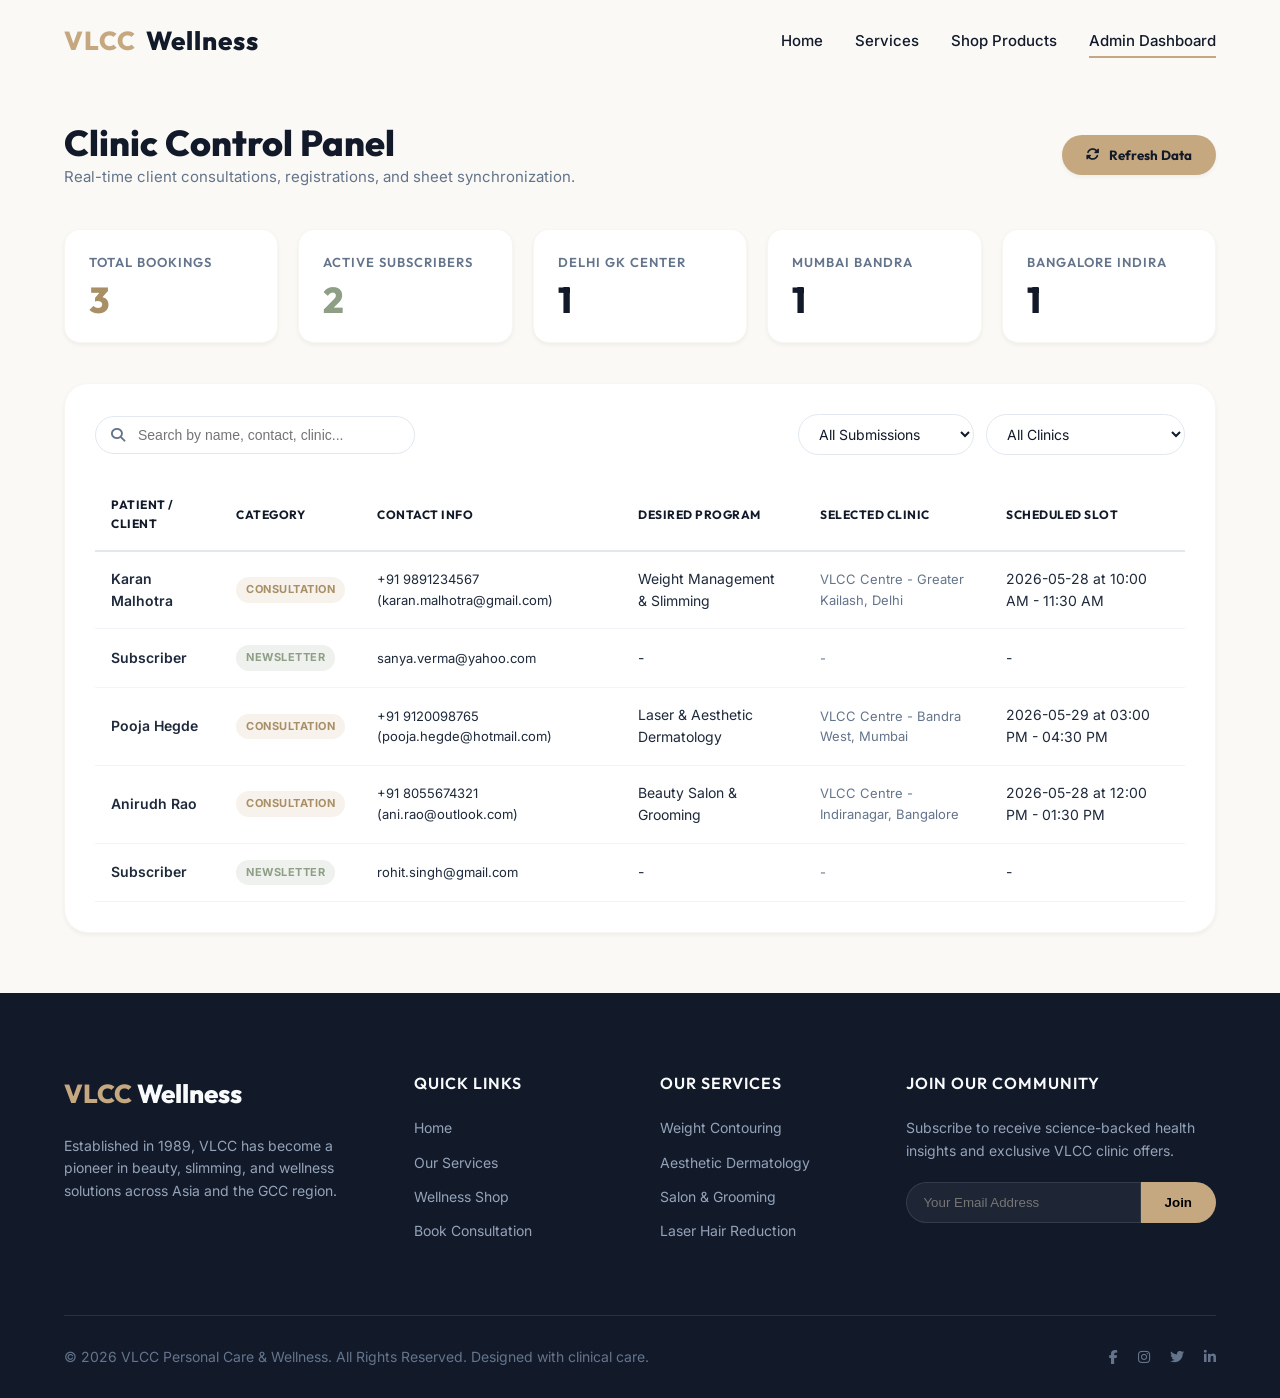
<file: dashboard.html>
<!DOCTYPE html>
<html lang="en">
<head>
    <meta charset="UTF-8">
    <meta name="viewport" content="width=device-width, initial-scale=1.0">
    <title>Clinic Dashboard | VLCC Admin Administration</title>
    <!-- FontAwesome & Custom CSS -->
    <link rel="stylesheet" href="https://cdnjs.cloudflare.com/ajax/libs/font-awesome/6.4.0/css/all.min.css">
    <link rel="stylesheet" href="styles.css">
    <style>
        /* Administration Specific Styling */
        .dashboard-body {
            background-color: #FAF9F6;
            padding-top: 120px;
            min-height: 100vh;
        }
        
        .dashboard-header {
            display: flex;
            justify-content: space-between;
            align-items: center;
            margin-bottom: 40px;
            flex-wrap: wrap;
            gap: 20px;
        }

        .dashboard-title h1 {
            font-size: 36px;
            color: var(--secondary);
            font-weight: 800;
        }

        .dashboard-title p {
            color: var(--text-muted);
            font-size: 15px;
        }

        .refresh-btn {
            background-color: var(--primary);
            color: var(--secondary);
            border: none;
            padding: 12px 24px;
            border-radius: 50px;
            font-family: var(--font-heading);
            font-weight: 700;
            cursor: pointer;
            display: flex;
            align-items: center;
            gap: 10px;
            box-shadow: var(--shadow-sm);
            transition: var(--transition);
        }

        .refresh-btn:hover {
            background-color: var(--secondary);
            color: var(--text-light);
            transform: translateY(-2px);
        }

        /* Stats Grid */
        .stats-grid {
            display: grid;
            grid-template-columns: repeat(5, 1fr);
            gap: 20px;
            margin-bottom: 40px;
        }

        @media (max-width: 1200px) {
            .stats-grid {
                grid-template-columns: repeat(3, 1fr);
            }
        }
        @media (max-width: 768px) {
            .stats-grid {
                grid-template-columns: repeat(2, 1fr);
            }
        }
        @media (max-width: 480px) {
            .stats-grid {
                grid-template-columns: 1fr;
            }
        }

        .stat-card {
            background: var(--bg-white);
            border-radius: var(--radius-md);
            padding: 24px;
            box-shadow: var(--shadow-sm);
            border: 1px solid rgba(197, 168, 128, 0.1);
            display: flex;
            flex-direction: column;
            position: relative;
        }

        .stat-card h3 {
            font-size: 13px;
            text-transform: uppercase;
            letter-spacing: 1px;
            color: var(--text-muted);
            margin-bottom: 12px;
        }

        .stat-card .value {
            font-size: 36px;
            font-family: var(--font-heading);
            font-weight: 800;
            color: var(--secondary);
            line-height: 1;
        }

        .stat-card .value.gold {
            color: var(--primary-dark);
        }
        
        .stat-card .value.green {
            color: var(--accent);
        }

        /* Table Card Container */
        .table-card {
            background: var(--bg-white);
            border-radius: var(--radius-lg);
            box-shadow: var(--shadow-sm);
            border: 1px solid rgba(197, 168, 128, 0.1);
            padding: 30px;
            margin-bottom: 60px;
        }

        .table-controls {
            display: flex;
            justify-content: space-between;
            align-items: center;
            margin-bottom: 24px;
            flex-wrap: wrap;
            gap: 16px;
        }

        .table-search {
            position: relative;
            max-width: 320px;
            width: 100%;
        }

        .table-search input {
            width: 100%;
            padding: 10px 16px 10px 42px;
            border-radius: 50px;
            border: 1.5px solid #E2E8F0;
            font-size: 14px;
            outline: none;
            transition: var(--transition);
        }

        .table-search input:focus {
            border-color: var(--primary);
        }

        .table-search i {
            position: absolute;
            left: 16px;
            top: 50%;
            transform: translateY(-50%);
            color: var(--text-muted);
            font-size: 14px;
        }

        .table-filters {
            display: flex;
            gap: 12px;
        }

        .table-filters select {
            padding: 10px 16px;
            border-radius: 50px;
            border: 1.5px solid #E2E8F0;
            font-size: 14px;
            font-family: var(--font-body);
            background-color: white;
            outline: none;
            color: var(--secondary);
            cursor: pointer;
            transition: var(--transition);
        }

        .table-filters select:focus {
            border-color: var(--primary);
        }

        /* Responsive Table */
        .table-responsive-wrapper {
            width: 100%;
            overflow-x: auto;
        }

        table {
            width: 100%;
            border-collapse: collapse;
            text-align: left;
            font-size: 14px;
        }

        th {
            font-family: var(--font-heading);
            font-weight: 700;
            color: var(--secondary);
            padding: 16px;
            border-bottom: 2px solid #E2E8F0;
            text-transform: uppercase;
            font-size: 12px;
            letter-spacing: 0.5px;
        }

        td {
            padding: 16px;
            border-bottom: 1px solid #F1F5F9;
            color: var(--text-dark);
            vertical-align: middle;
        }

        tr:hover td {
            background-color: #FAF9F6;
        }

        /* Status Badges */
        .badge {
            display: inline-block;
            padding: 4px 10px;
            font-size: 11px;
            font-weight: 700;
            border-radius: 50px;
            text-transform: uppercase;
            letter-spacing: 0.5px;
        }

        .badge-booking {
            background-color: rgba(197, 168, 128, 0.15);
            color: var(--primary-dark);
        }

        .badge-news {
            background-color: rgba(142, 159, 133, 0.15);
            color: var(--accent);
        }
    </style>
</head>
<body class="dashboard-body">

    <!-- Floating Navigation Bar -->
    <header class="scrolled">
        <div class="container nav-container">
            <a href="index.html" class="logo" id="headerLogo">
                <span>VLCC</span> Wellness
            </a>
            <nav>
                <ul class="nav-links" id="navbarLinks">
                    <li><a href="index.html">Home</a></li>
                    <li><a href="services.html">Services</a></li>
                    <li><a href="products.html">Shop Products</a></li>
                    <li><a href="dashboard.html" class="active">Admin Dashboard</a></li>
                </ul>
            </nav>
            <div class="menu-toggle" id="mobileMenuToggle">
                <i class="fas fa-bars"></i>
            </div>
        </div>
    </header>

    <!-- Dashboard Main Area -->
    <main class="container">
        <div class="dashboard-header">
            <div class="dashboard-title">
                <h1>Clinic Control Panel</h1>
                <p>Real-time client consultations, registrations, and sheet synchronization.</p>
            </div>
            <button class="refresh-btn" id="refreshDashboardBtn">
                <i class="fas fa-sync-alt"></i> Refresh Data
            </button>
        </div>

        <!-- KPIs Grid -->
        <div class="stats-grid">
            <div class="stat-card">
                <h3>Total Bookings</h3>
                <div class="value gold" id="statTotalBookings">0</div>
            </div>
            <div class="stat-card">
                <h3>Active Subscribers</h3>
                <div class="value green" id="statTotalNewsletters">0</div>
            </div>
            <div class="stat-card">
                <h3>Delhi GK Center</h3>
                <div class="value" id="statDelhiCount">0</div>
            </div>
            <div class="stat-card">
                <h3>Mumbai Bandra</h3>
                <div class="value" id="statMumbaiCount">0</div>
            </div>
            <div class="stat-card">
                <h3>Bangalore Indira</h3>
                <div class="value" id="statBlrCount">0</div>
            </div>
        </div>

        <!-- Data Table Card -->
        <div class="table-card">
            <div class="table-controls">
                <div class="table-search">
                    <i class="fa-solid fa-magnifying-glass"></i>
                    <input type="text" id="dashboardSearch" placeholder="Search by name, contact, clinic...">
                </div>
                
                <div class="table-filters">
                    <select id="filterType">
                        <option value="all">All Submissions</option>
                        <option value="book">Consultations Only</option>
                        <option value="news">Subscribers Only</option>
                    </select>
                    
                    <select id="filterLocation">
                        <option value="all">All Clinics</option>
                        <option value="Delhi">Delhi GK Clinic</option>
                        <option value="Mumbai">Mumbai Bandra Clinic</option>
                        <option value="Bangalore">Bangalore Indiranagar</option>
                    </select>
                </div>
            </div>

            <!-- Scrollable Table -->
            <div class="table-responsive-wrapper">
                <table>
                    <thead>
                        <tr>
                            <th>Patient / Client</th>
                            <th>Category</th>
                            <th>Contact Info</th>
                            <th>Desired Program</th>
                            <th>Selected Clinic</th>
                            <th>Scheduled Slot</th>
                        </tr>
                    </thead>
                    <tbody id="dashboardTableBody">
                        <!-- Filled dynamically by JavaScript -->
                    </tbody>
                </table>
            </div>
        </div>
    </main>

    <!-- Footer -->
    <footer>
        <div class="container">
            <div class="footer-grid">
                <div class="footer-col">
                    <div class="footer-logo">
                        <span>VLCC</span> Wellness
                    </div>
                    <p style="color: #94A3B8; margin-bottom: 20px;">
                        Established in 1989, VLCC has become a pioneer in beauty, slimming, and wellness solutions across Asia and the GCC region.
                    </p>
                </div>
                <div class="footer-col">
                    <h4>Quick Links</h4>
                    <ul>
                        <li><a href="index.html">Home</a></li>
                        <li><a href="services.html">Our Services</a></li>
                        <li><a href="products.html">Wellness Shop</a></li>
                        <li><a href="book.html">Book Consultation</a></li>
                    </ul>
                </div>
                <div class="footer-col">
                    <h4>Our Services</h4>
                    <ul>
                        <li><a href="services.html?category=slimming">Weight Contouring</a></li>
                        <li><a href="services.html?category=dermatology">Aesthetic Dermatology</a></li>
                        <li><a href="services.html?category=salon">Salon & Grooming</a></li>
                        <li><a href="services.html?category=dermatology">Laser Hair Reduction</a></li>
                    </ul>
                </div>
                <div class="footer-col footer-newsletter">
                    <h4>Join Our Community</h4>
                    <p>Subscribe to receive science-backed health insights and exclusive VLCC clinic offers.</p>
                    <form class="newsletter-form" id="newsletterForm" onsubmit="event.preventDefault(); alert('Thank you for subscribing to VLCC newsletter!'); this.reset();">
                        <input type="email" placeholder="Your Email Address" required>
                        <button type="submit">Join</button>
                    </form>
                </div>
            </div>
            
            <div class="footer-bottom">
                <p>&copy; 2026 VLCC Personal Care & Wellness. All Rights Reserved. Designed with clinical care.</p>
                <div style="display: flex; gap: 20px;">
                    <a href="#" style="color: #64748B;"><i class="fab fa-facebook-f"></i></a>
                    <a href="#" style="color: #64748B;"><i class="fab fa-instagram"></i></a>
                    <a href="#" style="color: #64748B;"><i class="fab fa-twitter"></i></a>
                    <a href="#" style="color: #64748B;"><i class="fab fa-linkedin-in"></i></a>
                </div>
            </div>
        </div>
    </footer>

    <!-- Script File -->
    <script src="script.js"></script>
</body>
</html>
</file>
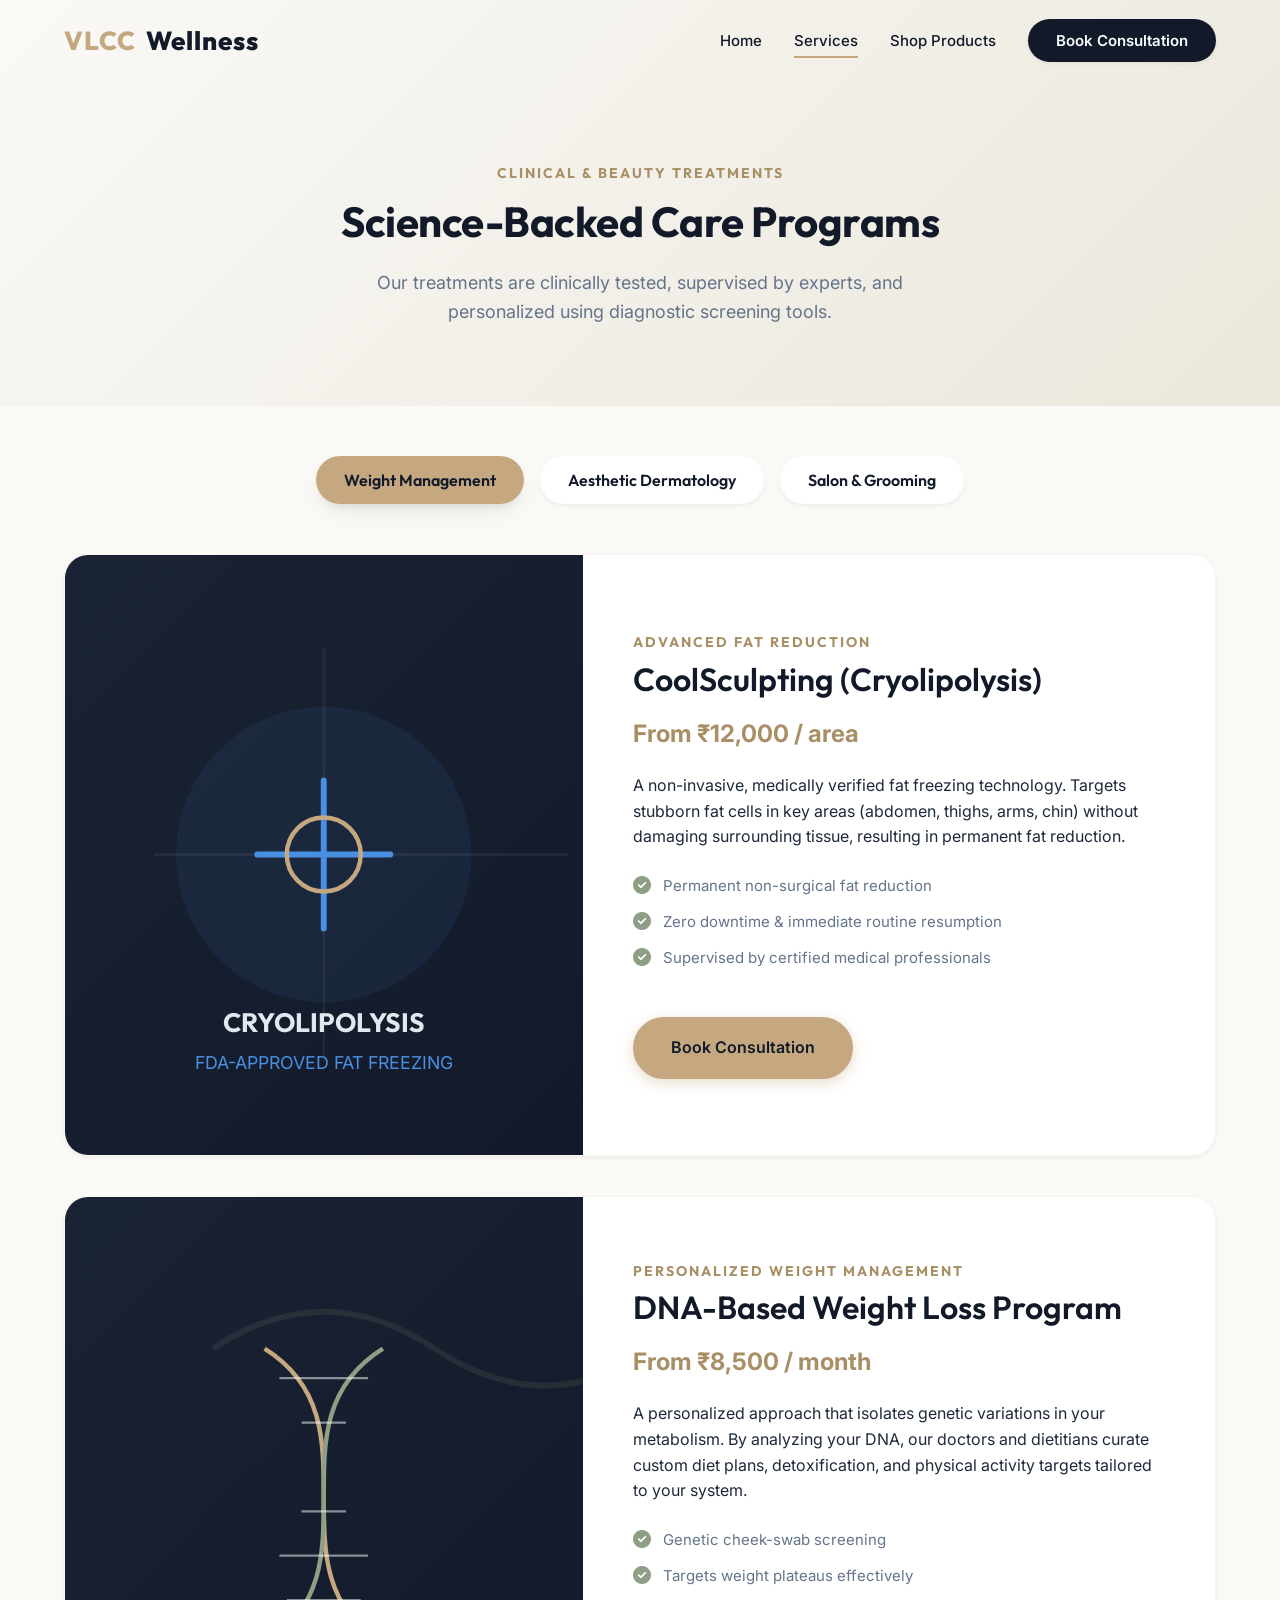
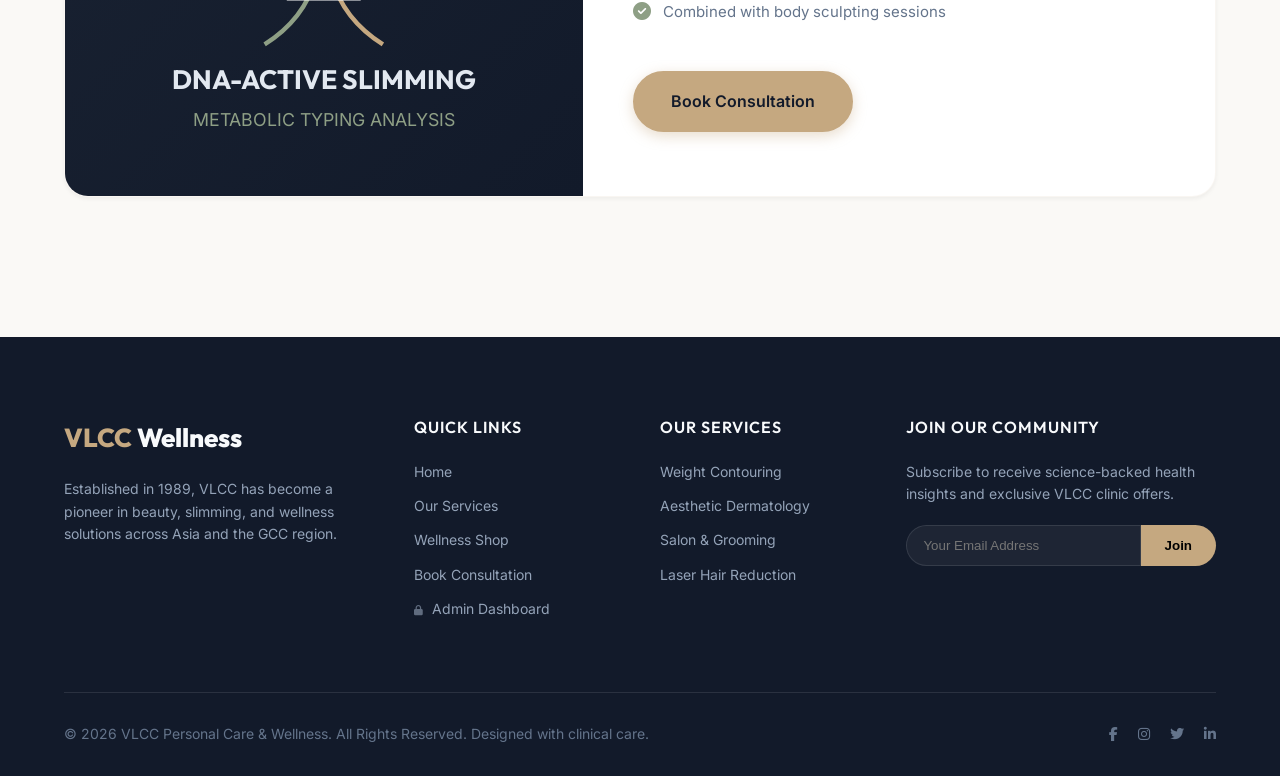
<file: services.html>
<!DOCTYPE html>
<html lang="en">
<head>
    <meta charset="UTF-8">
    <meta name="viewport" content="width=device-width, initial-scale=1.0">
    <title>Our Services | VLCC scientific wellness & grooming</title>
    <meta name="description" content="Explore VLCC's scientific weight loss, body sculpting, aesthetic dermatology, facials, laser hair removal, and salon therapies. Book your appointment today.">
    <!-- FontAwesome & Custom CSS -->
    <link rel="stylesheet" href="https://cdnjs.cloudflare.com/ajax/libs/font-awesome/6.4.0/css/all.min.css">
    <link rel="stylesheet" href="styles.css">
</head>
<body>

    <!-- Floating Navigation Bar -->
    <header class="scrolled">
        <div class="container nav-container">
            <a href="index.html" class="logo" id="headerLogo">
                <span>VLCC</span> Wellness
            </a>
            <nav>
                <ul class="nav-links" id="navbarLinks">
                    <li><a href="index.html">Home</a></li>
                    <li><a href="services.html" class="active">Services</a></li>
                    <li><a href="products.html">Shop Products</a></li>
                    <li><a href="book.html" class="nav-btn">Book Consultation</a></li>
                </ul>
            </nav>
            <div class="menu-toggle" id="mobileMenuToggle">
                <i class="fas fa-bars"></i>
            </div>
        </div>
    </header>

    <!-- Services Hero -->
    <section class="services-hero">
        <div class="container">
            <span class="section-tag">Clinical & Beauty Treatments</span>
            <h1 class="section-title">Science-Backed Care Programs</h1>
            <p class="section-desc" style="margin-bottom: 0;">Our treatments are clinically tested, supervised by experts, and personalized using diagnostic screening tools.</p>
        </div>
    </section>

    <!-- Services Grid and Tabs -->
    <section class="section-padding" style="background: var(--bg-light); padding-top: 50px;">
        <div class="container">
            <!-- Tabs Navigation -->
            <ul class="services-tabs-nav">
                <li><button class="tab-btn active" data-tab="slimming">Weight Management</button></li>
                <li><button class="tab-btn" data-tab="dermatology">Aesthetic Dermatology</button></li>
                <li><button class="tab-btn" data-tab="salon">Salon & Grooming</button></li>
            </ul>

            <!-- Slimming Tab Content -->
            <div class="service-tab-content active" id="slimming">
                <!-- CoolSculpting -->
                <div class="service-detail-card">
                    <div class="service-detail-image">
                        <svg viewBox="0 0 350 400" width="100%" height="100%" style="background: linear-gradient(135deg, #1A2333, #121A2A);">
                            <!-- Cooling/Cryo design -->
                            <rect width="100%" height="100%" fill="none"/>
                            <circle cx="175" cy="200" r="100" fill="rgba(74, 144, 226, 0.08)" />
                            <path d="M175,60 L175,340 M60,200 L340,200" stroke="rgba(255,255,255,0.05)" stroke-width="2"/>
                            <!-- Snowflakes/Ice crystal elements -->
                            <path d="M 175,200 L 175,150 M 175,200 L 175,250 M 175,200 L 130,200 M 175,200 L 220,200" stroke="#4A90E2" stroke-width="4" stroke-linecap="round"/>
                            <circle cx="175" cy="200" r="25" fill="none" stroke="#C5A880" stroke-width="3" />
                            <text x="175" y="320" fill="#E2E8F0" font-family="'Outfit', sans-serif" font-size="18" text-anchor="middle" font-weight="700">CRYOLIPOLYSIS</text>
                            <text x="175" y="345" fill="#4A90E2" font-family="'Inter', sans-serif" font-size="12" text-anchor="middle">FDA-APPROVED FAT FREEZING</text>
                        </svg>
                    </div>
                    <div class="service-detail-info">
                        <span class="section-tag" style="margin-bottom: 5px;">Advanced Fat reduction</span>
                        <h3>CoolSculpting (Cryolipolysis)</h3>
                        <p class="price">From ₹12,000 / area</p>
                        <p>
                            A non-invasive, medically verified fat freezing technology. Targets stubborn fat cells in key areas (abdomen, thighs, arms, chin) without damaging surrounding tissue, resulting in permanent fat reduction.
                        </p>
                        <ul class="service-features-list">
                            <li><i class="fa-solid fa-circle-check"></i> Permanent non-surgical fat reduction</li>
                            <li><i class="fa-solid fa-circle-check"></i> Zero downtime & immediate routine resumption</li>
                            <li><i class="fa-solid fa-circle-check"></i> Supervised by certified medical professionals</li>
                        </ul>
                        <a href="book.html?service=coolsculpting" class="btn btn-primary" style="align-self: flex-start;">Book Consultation</a>
                    </div>
                </div>

                <!-- DNA Slimming -->
                <div class="service-detail-card">
                    <div class="service-detail-image">
                        <svg viewBox="0 0 350 400" width="100%" height="100%" style="background: linear-gradient(135deg, #1A2333, #121A2A);">
                            <rect width="100%" height="100%" fill="none"/>
                            <!-- DNA Screen concept -->
                            <path d="M 100,100 Q 175,50 250,100 T 400,100" fill="none" stroke="rgba(197, 168, 128, 0.1)" stroke-width="4"/>
                            <!-- Double helix vertical helix -->
                            <g transform="translate(175, 200)">
                                <path d="M -40,-100 C 40,-50 -40,50 40,100" fill="none" stroke="#C5A880" stroke-width="3" />
                                <path d="M 40,-100 C -40,-50 40,50 -40,100" fill="none" stroke="#8E9F85" stroke-width="3" />
                                <!-- Links -->
                                <line x1="-30" y1="-80" x2="30" y2="-80" stroke="white" stroke-width="1.5" opacity="0.5"/>
                                <line x1="-15" y1="-50" x2="15" y2="-50" stroke="white" stroke-width="1.5" opacity="0.5"/>
                                <line x1="0" y1="-20" x2="0" y2="-20" stroke="white" stroke-width="1.5" opacity="0.5"/>
                                <line x1="-15" y1="10" x2="15" y2="10" stroke="white" stroke-width="1.5" opacity="0.5"/>
                                <line x1="-30" y1="40" x2="30" y2="40" stroke="white" stroke-width="1.5" opacity="0.5"/>
                                <line x1="-25" y1="70" x2="25" y2="70" stroke="white" stroke-width="1.5" opacity="0.5"/>
                            </g>
                            <text x="175" y="330" fill="#E2E8F0" font-family="'Outfit', sans-serif" font-size="18" text-anchor="middle" font-weight="700">DNA-ACTIVE SLIMMING</text>
                            <text x="175" y="355" fill="#8E9F85" font-family="'Inter', sans-serif" font-size="12" text-anchor="middle">METABOLIC TYPING ANALYSIS</text>
                        </svg>
                    </div>
                    <div class="service-detail-info">
                        <span class="section-tag" style="margin-bottom: 5px;">Personalized Weight Management</span>
                        <h3>DNA-Based Weight Loss Program</h3>
                        <p class="price">From ₹8,500 / month</p>
                        <p>
                            A personalized approach that isolates genetic variations in your metabolism. By analyzing your DNA, our doctors and dietitians curate custom diet plans, detoxification, and physical activity targets tailored to your system.
                        </p>
                        <ul class="service-features-list">
                            <li><i class="fa-solid fa-circle-check"></i> Genetic cheek-swab screening</li>
                            <li><i class="fa-solid fa-circle-check"></i> Targets weight plateaus effectively</li>
                            <li><i class="fa-solid fa-circle-check"></i> Combined with body sculpting sessions</li>
                        </ul>
                        <a href="book.html?service=dna-slimming" class="btn btn-primary" style="align-self: flex-start;">Book Consultation</a>
                    </div>
                </div>
            </div>

            <!-- Dermatology Tab Content -->
            <div class="service-tab-content" id="dermatology">
                <!-- HydraFacial Luxe -->
                <div class="service-detail-card">
                    <div class="service-detail-image">
                        <svg viewBox="0 0 350 400" width="100%" height="100%" style="background: linear-gradient(135deg, #1A2333, #121A2A);">
                            <rect width="100%" height="100%" fill="none"/>
                            <!-- Water/Dermal moisture concept -->
                            <circle cx="175" cy="180" r="80" fill="none" stroke="rgba(197, 168, 128, 0.2)" stroke-width="2"/>
                            <!-- Water drop with concentric rings -->
                            <path d="M175,110 C175,110 215,160 215,190 C215,212 197,230 175,230 C153,230 135,212 135,190 C135,160 175,110 175,110 Z" fill="#8E9F85" opacity="0.8" />
                            <circle cx="175" cy="195" r="50" fill="none" stroke="white" stroke-width="1.5" stroke-dasharray="8 4" opacity="0.3"/>
                            <text x="175" y="320" fill="#E2E8F0" font-family="'Outfit', sans-serif" font-size="18" text-anchor="middle" font-weight="700">HYDRAFACIAL MD® LUXE</text>
                            <text x="175" y="345" fill="#8E9F85" font-family="'Inter', sans-serif" font-size="12" text-anchor="middle">VORTEX SKIN INFUSION SYSTEM</text>
                        </svg>
                    </div>
                    <div class="service-detail-info">
                        <span class="section-tag" style="margin-bottom: 5px;">Aesthetic Dermatology</span>
                        <h3>HydraFacial MD® Luxe Treatment</h3>
                        <p class="price">₹5,500 / session</p>
                        <p>
                            A multi-step medical-grade skin treatment that cleanses, exfoliates, and extracts impurities while simultaneously infusing targeted super-serums (antioxidants, peptides, hyaluronic acid) into the dermis.
                        </p>
                        <ul class="service-features-list">
                            <li><i class="fa-solid fa-circle-check"></i> Instantly glowing skin with no irritation</li>
                            <li><i class="fa-solid fa-circle-check"></i> Unclogs pores & minimizes hyperpigmentation</li>
                            <li><i class="fa-solid fa-circle-check"></i> Performed under strict clinical standards</li>
                        </ul>
                        <a href="book.html?service=hydrafacial" class="btn btn-primary" style="align-self: flex-start;">Book Consultation</a>
                    </div>
                </div>

                <!-- Laser Hair Reduction -->
                <div class="service-detail-card">
                    <div class="service-detail-image">
                        <svg viewBox="0 0 350 400" width="100%" height="100%" style="background: linear-gradient(135deg, #1A2333, #121A2A);">
                            <rect width="100%" height="100%" fill="none"/>
                            <!-- Laser beam graphic -->
                            <line x1="50" y1="120" x2="300" y2="120" stroke="rgba(255,255,255,0.05)" stroke-width="1.5"/>
                            <line x1="50" y1="280" x2="300" y2="280" stroke="rgba(255,255,255,0.05)" stroke-width="1.5"/>
                            
                            <circle cx="175" cy="200" r="60" fill="none" stroke="#C5A880" stroke-width="2"/>
                            <!-- Emitted beams meeting in center -->
                            <line x1="175" y1="100" x2="175" y2="300" stroke="#EF4444" stroke-width="3" opacity="0.6" filter="url(#glow)"/>
                            <circle cx="175" cy="200" r="10" fill="#EF4444" opacity="0.9"/>
                            
                            <text x="175" y="320" fill="#E2E8F0" font-family="'Outfit', sans-serif" font-size="18" text-anchor="middle" font-weight="700">LASER HAIR REDUCTION</text>
                            <text x="175" y="345" fill="#EF4444" font-family="'Inter', sans-serif" font-size="12" text-anchor="middle">PAINLESS diode LASER TECHNOLOGY</text>
                        </svg>
                    </div>
                    <div class="service-detail-info">
                        <span class="section-tag" style="margin-bottom: 5px;">Smooth Skin Treatments</span>
                        <h3>Laser Hair Reduction (Painless)</h3>
                        <p class="price">From ₹2,500 / session</p>
                        <p>
                            Say goodbye to waxing. Using advanced cooling-diode laser technology, we safely target hair follicles at the roots, inhibiting regrowth while keeping the surrounding dermis completely comfortable and cool.
                        </p>
                        <ul class="service-features-list">
                            <li><i class="fa-solid fa-circle-check"></i> Up to 90% permanent hair reduction in 6-8 sessions</li>
                            <li><i class="fa-solid fa-circle-check"></i> Integrated advanced sapphire skin cooling</li>
                            <li><i class="fa-solid fa-circle-check"></i> Suitable for all skin and hair types</li>
                        </ul>
                        <a href="book.html?service=laser-hair" class="btn btn-primary" style="align-self: flex-start;">Book Consultation</a>
                    </div>
                </div>
            </div>

            <!-- Salon & Grooming Tab Content -->
            <div class="service-tab-content" id="salon">
                <!-- Signature Facial -->
                <div class="service-detail-card">
                    <div class="service-detail-image">
                        <svg viewBox="0 0 350 400" width="100%" height="100%" style="background: linear-gradient(135deg, #1A2333, #121A2A);">
                            <rect width="100%" height="100%" fill="none"/>
                            <!-- Flower/Nature Beauty graphic -->
                            <circle cx="175" cy="180" r="90" fill="none" stroke="rgba(197,168,128,0.1)" stroke-width="2"/>
                            <!-- Lotus flower lines -->
                            <g transform="translate(175, 180) scale(1.2)">
                                <path d="M0,-40 C-30,-10 -20,30 0,40 C20,30 30,-10 0,-40" fill="#C5A880" opacity="0.6"/>
                                <path d="M-15,-25 C-45,0 -35,30 -5,35" fill="none" stroke="#E0CEB5" stroke-width="2"/>
                                <path d="M15,-25 C45,0 35,30 5,35" fill="none" stroke="#E0CEB5" stroke-width="2"/>
                            </g>
                            <text x="175" y="320" fill="#E2E8F0" font-family="'Outfit', sans-serif" font-size="18" text-anchor="middle" font-weight="700">RADIANT GLOW FACIAL</text>
                            <text x="175" y="345" fill="#E0CEB5" font-family="'Inter', sans-serif" font-size="12" text-anchor="middle">BOTANICAL OIL & VITAMIN THERAPY</text>
                        </svg>
                    </div>
                    <div class="service-detail-info">
                        <span class="section-tag" style="margin-bottom: 5px;">Luxury Salon Facials</span>
                        <h3>Radiant Gold & Collagen Facial</h3>
                        <p class="price">₹3,200 / session</p>
                        <p>
                            A sensory grooming facial designed to deeply hydrate, firm tired facial muscles, and bring forth an organic, lasting glow using clinical gold dust particles, collagen peptides, and relaxing botanical massage oils.
                        </p>
                        <ul class="service-features-list">
                            <li><i class="fa-solid fa-circle-check"></i> Refreshes tired skin, increases glow</li>
                            <li><i class="fa-solid fa-circle-check"></i> Calming facial massage to stimulate drainage</li>
                            <li><i class="fa-solid fa-circle-check"></i> Includes chemical-free organic peeling</li>
                        </ul>
                        <a href="book.html?service=gold-facial" class="btn btn-primary" style="align-self: flex-start;">Book Consultation</a>
                    </div>
                </div>
            </div>
        </div>
    </section>

    <!-- Footer -->
    <footer>
        <div class="container">
            <div class="footer-grid">
                <div class="footer-col">
                    <div class="footer-logo">
                        <span>VLCC</span> Wellness
                    </div>
                    <p style="color: #94A3B8; margin-bottom: 20px;">
                        Established in 1989, VLCC has become a pioneer in beauty, slimming, and wellness solutions across Asia and the GCC region.
                    </p>
                </div>
                <div class="footer-col">
                    <h4>Quick Links</h4>
                    <ul>
                        <li><a href="index.html">Home</a></li>
                        <li><a href="services.html">Our Services</a></li>
                        <li><a href="products.html">Wellness Shop</a></li>
                        <li><a href="book.html">Book Consultation</a></li>
                        <li><a href="dashboard.html"><i class="fas fa-lock" style="font-size:10px; margin-right:5px; opacity:0.6;"></i> Admin Dashboard</a></li>
                    </ul>
                </div>
                <div class="footer-col">
                    <h4>Our Services</h4>
                    <ul>
                        <li><a href="services.html?category=slimming">Weight Contouring</a></li>
                        <li><a href="services.html?category=dermatology">Aesthetic Dermatology</a></li>
                        <li><a href="services.html?category=salon">Salon & Grooming</a></li>
                        <li><a href="services.html?category=dermatology">Laser Hair Reduction</a></li>
                    </ul>
                </div>
                <div class="footer-col footer-newsletter">
                    <h4>Join Our Community</h4>
                    <p>Subscribe to receive science-backed health insights and exclusive VLCC clinic offers.</p>
                    <form class="newsletter-form" id="newsletterForm" onsubmit="event.preventDefault(); alert('Thank you for subscribing to VLCC newsletter!'); this.reset();">
                        <input type="email" placeholder="Your Email Address" required>
                        <button type="submit">Join</button>
                    </form>
                </div>
            </div>
            
            <div class="footer-bottom">
                <p>&copy; 2026 VLCC Personal Care & Wellness. All Rights Reserved. Designed with clinical care.</p>
                <div style="display: flex; gap: 20px;">
                    <a href="#" style="color: #64748B;"><i class="fab fa-facebook-f"></i></a>
                    <a href="#" style="color: #64748B;"><i class="fab fa-instagram"></i></a>
                    <a href="#" style="color: #64748B;"><i class="fab fa-twitter"></i></a>
                    <a href="#" style="color: #64748B;"><i class="fab fa-linkedin-in"></i></a>
                </div>
            </div>
        </div>
    </footer>

    <!-- Script File -->
    <script src="script.js"></script>
    <script>
        // Handle incoming category filters from Home Page links (query parameters)
        window.addEventListener('DOMContentLoaded', () => {
            const urlParams = new URLSearchParams(window.location.search);
            const category = urlParams.get('category');
            if (category) {
                const btn = document.querySelector(`.tab-btn[data-tab="${category}"]`);
                if (btn) btn.click();
            }
        });
    </script>
</body>
</html>
</file>
<file: styles.css>
/* 
   VLCC Premium Wellness & Beauty Design System
   Color Palette: Deep Charcoal, Metallic Champagne Gold, Soft Sage Green, and Warm Creams
*/

@import url('https://fonts.googleapis.com/css2?family=Inter:wght@300;400;500;600;700&family=Outfit:wght@300;400;500;600;700;800&display=swap');

:root {
    --primary: #C5A880; /* Metallic Gold */
    --primary-dark: #A88F66;
    --primary-light: #E0CEB5;
    --secondary: #121A2A; /* Deep Slate Blue */
    --secondary-light: #1E293B;
    --accent: #8E9F85; /* Soft Sage Wellness Green */
    --text-dark: #1E293B;
    --text-muted: #64748B;
    --text-light: #F8FAFC;
    --bg-light: #FAF9F6; /* Alabaster Cream */
    --bg-white: #FFFFFF;
    --bg-card-dark: #1A2333;
    
    --font-heading: 'Outfit', sans-serif;
    --font-body: 'Inter', sans-serif;
    
    --shadow-sm: 0 2px 4px rgba(0,0,0,0.05);
    --shadow-md: 0 10px 25px -5px rgba(0,0,0,0.08), 0 8px 10px -6px rgba(0,0,0,0.08);
    --shadow-lg: 0 20px 40px -15px rgba(18, 26, 42, 0.12);
    --radius-sm: 8px;
    --radius-md: 16px;
    --radius-lg: 24px;
    --transition: all 0.3s cubic-bezier(0.4, 0, 0.2, 1);
}

/* Global Reset & Base Styles */
* {
    margin: 0;
    padding: 0;
    box-sizing: border-box;
}

html {
    scroll-behavior: smooth;
}

body {
    font-family: var(--font-body);
    background-color: var(--bg-light);
    color: var(--text-dark);
    line-height: 1.6;
    overflow-x: hidden;
}

h1, h2, h3, h4, h5, h6 {
    font-family: var(--font-heading);
    font-weight: 600;
    color: var(--secondary);
    line-height: 1.25;
}

a {
    color: inherit;
    text-decoration: none;
    transition: var(--transition);
}

img {
    max-width: 100%;
    height: auto;
    display: block;
}

/* Utility Layouts */
.container {
    width: 100%;
    max-width: 1200px;
    margin: 0 auto;
    padding: 0 24px;
}

.grid-2 {
    display: grid;
    grid-template-columns: repeat(2, 1fr);
    gap: 40px;
}

.grid-3 {
    display: grid;
    grid-template-columns: repeat(3, 1fr);
    gap: 30px;
}

.grid-4 {
    display: grid;
    grid-template-columns: repeat(4, 1fr);
    gap: 20px;
}

@media (max-width: 992px) {
    .grid-3, .grid-4 {
        grid-template-columns: repeat(2, 1fr);
    }
    .grid-2 {
        grid-template-columns: 1fr;
        gap: 30px;
    }
}

@media (max-width: 576px) {
    .grid-2, .grid-3, .grid-4 {
        grid-template-columns: 1fr;
    }
}

/* Typography & Section Styles */
.section-padding {
    padding: 100px 0;
}

@media (max-width: 768px) {
    .section-padding {
        padding: 60px 0;
    }
}

.text-center {
    text-align: center;
}

.section-tag {
    font-family: var(--font-heading);
    font-size: 14px;
    text-transform: uppercase;
    letter-spacing: 2px;
    color: var(--primary-dark);
    font-weight: 700;
    margin-bottom: 12px;
    display: inline-block;
}

.section-title {
    font-size: 42px;
    font-weight: 700;
    margin-bottom: 20px;
    letter-spacing: -0.5px;
}

@media (max-width: 768px) {
    .section-title {
        font-size: 32px;
    }
}

.section-desc {
    max-width: 600px;
    margin: 0 auto 50px auto;
    color: var(--text-muted);
    font-size: 18px;
}

/* Premium Navigation */
header {
    position: fixed;
    top: 0;
    left: 0;
    width: 100%;
    z-index: 1000;
    transition: var(--transition);
    padding: 20px 0;
}

header.scrolled {
    background: rgba(255, 255, 255, 0.85);
    backdrop-filter: blur(20px);
    -webkit-backdrop-filter: blur(20px);
    box-shadow: var(--shadow-sm);
    padding: 12px 0;
}

.nav-container {
    display: flex;
    justify-content: space-between;
    align-items: center;
}

.logo {
    display: flex;
    align-items: center;
    gap: 10px;
    font-family: var(--font-heading);
    font-weight: 800;
    font-size: 26px;
    color: var(--secondary);
    letter-spacing: 1px;
}

.logo span {
    color: var(--primary);
}

.nav-links {
    display: flex;
    gap: 32px;
    list-style: none;
    align-items: center;
}

.nav-links a {
    font-weight: 500;
    font-size: 15px;
    color: var(--secondary);
    position: relative;
    padding: 8px 0;
}

.nav-links a::after {
    content: '';
    position: absolute;
    bottom: 0;
    left: 0;
    width: 0;
    height: 2px;
    background-color: var(--primary);
    transition: var(--transition);
}

.nav-links a:hover::after,
.nav-links a.active::after {
    width: 100%;
}

.nav-btn {
    background: var(--secondary);
    color: var(--text-light) !important;
    padding: 12px 28px !important;
    border-radius: 50px;
    font-weight: 600 !important;
    box-shadow: var(--shadow-sm);
}

.nav-btn:hover {
    background: var(--primary);
    color: var(--secondary) !important;
    transform: translateY(-2px);
    box-shadow: var(--shadow-md);
}

.nav-btn::after {
    display: none !important;
}

.menu-toggle {
    display: none;
    font-size: 24px;
    cursor: pointer;
    color: var(--secondary);
}

@media (max-width: 768px) {
    .menu-toggle {
        display: block;
    }
    .nav-links {
        position: fixed;
        top: 80px;
        left: -100%;
        width: 100%;
        height: calc(100vh - 80px);
        background: var(--bg-white);
        flex-direction: column;
        padding: 50px 0;
        transition: var(--transition);
        box-shadow: var(--shadow-md);
    }
    .nav-links.active {
        left: 0;
    }
}

/* Premium Hero Section */
.hero {
    height: 95vh;
    min-height: 650px;
    position: relative;
    display: flex;
    align-items: center;
    background: linear-gradient(135deg, #FDFCF7 0%, #EAE6DB 100%);
    overflow: hidden;
    padding-top: 100px;
}

.hero::before {
    content: '';
    position: absolute;
    top: -10%;
    right: -10%;
    width: 50vw;
    height: 50vw;
    background: radial-gradient(circle, rgba(197, 168, 128, 0.15) 0%, rgba(250, 249, 246, 0) 70%);
    border-radius: 50%;
    z-index: 1;
}

.hero-content {
    position: relative;
    z-index: 2;
}

.hero-subtitle {
    font-family: var(--font-heading);
    font-size: 16px;
    font-weight: 700;
    text-transform: uppercase;
    letter-spacing: 3px;
    color: var(--primary-dark);
    margin-bottom: 20px;
    animation: fadeInUp 0.8s ease;
}

.hero-title {
    font-size: 64px;
    font-weight: 800;
    line-height: 1.1;
    color: var(--secondary);
    margin-bottom: 24px;
    letter-spacing: -1.5px;
    animation: fadeInUp 1s ease;
}

.hero-title span {
    background: linear-gradient(120deg, var(--secondary) 30%, var(--primary-dark) 90%);
    -webkit-background-clip: text;
    -webkit-text-fill-color: transparent;
}

.hero-desc {
    font-size: 18px;
    color: var(--text-muted);
    margin-bottom: 40px;
    max-width: 540px;
    animation: fadeInUp 1.2s ease;
}

.hero-actions {
    display: flex;
    gap: 16px;
    animation: fadeInUp 1.4s ease;
}

@media (max-width: 768px) {
    .hero-title {
        font-size: 44px;
    }
    .hero-actions {
        flex-direction: column;
    }
}

.btn {
    display: inline-block;
    padding: 16px 36px;
    border-radius: 50px;
    font-weight: 600;
    font-size: 16px;
    text-align: center;
    cursor: pointer;
    transition: var(--transition);
}

.btn-primary {
    background: var(--primary);
    color: var(--secondary);
    border: 2px solid var(--primary);
    box-shadow: 0 4px 14px rgba(197, 168, 128, 0.4);
}

.btn-primary:hover {
    background: var(--secondary);
    color: var(--text-light);
    border-color: var(--secondary);
    transform: translateY(-3px);
    box-shadow: 0 6px 20px rgba(18, 26, 42, 0.25);
}

.btn-secondary {
    background: transparent;
    color: var(--secondary);
    border: 2px solid var(--secondary);
}

.btn-secondary:hover {
    background: rgba(18, 26, 42, 0.05);
    transform: translateY(-3px);
}

.hero-image-wrapper {
    position: relative;
    z-index: 2;
    display: flex;
    justify-content: center;
    align-items: center;
    animation: fadeInRight 1.2s ease;
}

.hero-image-container {
    width: 100%;
    max-width: 480px;
    height: 580px;
    border-radius: var(--radius-lg);
    overflow: hidden;
    position: relative;
    box-shadow: var(--shadow-lg);
}

.hero-image-container img {
    width: 100%;
    height: 100%;
    object-fit: cover;
}

.hero-image-badge {
    position: absolute;
    bottom: 30px;
    left: -20px;
    background: var(--bg-white);
    padding: 16px 24px;
    border-radius: var(--radius-sm);
    box-shadow: var(--shadow-md);
    display: flex;
    align-items: center;
    gap: 12px;
    z-index: 3;
}

.hero-image-badge i {
    font-size: 24px;
    color: var(--primary);
}

.badge-text h4 {
    font-size: 16px;
    font-weight: 700;
}

.badge-text p {
    font-size: 12px;
    color: var(--text-muted);
}

/* Premium Card Components */
.card {
    background: var(--bg-white);
    border-radius: var(--radius-md);
    padding: 40px;
    box-shadow: var(--shadow-sm);
    transition: var(--transition);
    border: 1px solid rgba(197, 168, 128, 0.1);
    position: relative;
    overflow: hidden;
}

.card:hover {
    transform: translateY(-10px);
    box-shadow: var(--shadow-lg);
    border-color: var(--primary-light);
}

.card-icon {
    width: 60px;
    height: 60px;
    border-radius: 50%;
    background: rgba(197, 168, 128, 0.15);
    display: flex;
    align-items: center;
    justify-content: center;
    margin-bottom: 24px;
    font-size: 24px;
    color: var(--primary-dark);
    transition: var(--transition);
}

.card:hover .card-icon {
    background: var(--primary);
    color: var(--secondary);
}

.card h3 {
    font-size: 22px;
    margin-bottom: 12px;
}

.card p {
    color: var(--text-muted);
    font-size: 15px;
    margin-bottom: 20px;
}

.card-link {
    font-weight: 600;
    color: var(--primary-dark);
    display: flex;
    align-items: center;
    gap: 8px;
    font-size: 14px;
}

.card-link i {
    transition: var(--transition);
}

.card:hover .card-link i {
    transform: translateX(5px);
}

/* Before / After Slider Section */
.comparison-section {
    background-color: var(--secondary);
    color: var(--text-light);
}

.comparison-section .section-title {
    color: var(--text-light);
}

.comparison-section .section-desc {
    color: #94A3B8;
}

.comparison-wrapper {
    position: relative;
    width: 100%;
    max-width: 800px;
    height: 480px;
    margin: 0 auto;
    overflow: hidden;
    border-radius: var(--radius-lg);
    box-shadow: var(--shadow-lg);
}

@media (max-width: 768px) {
    .comparison-wrapper {
        height: 320px;
    }
}

.comparison-image {
    position: absolute;
    top: 0;
    left: 0;
    width: 100%;
    height: 100%;
}

.comparison-image img {
    width: 100%;
    height: 100%;
    object-fit: cover;
    pointer-events: none;
}

.image-before {
    z-index: 1;
}

.image-after {
    z-index: 2;
    width: 50%; /* JS will update this width dynamically */
}

/* Force image inside after-container to fill the full width */
.image-after img {
    width: 800px;
    max-width: none;
}

@media (max-width: 768px) {
    .image-after img {
        width: 100vw;
        max-width: 800px;
    }
}

.comparison-label {
    position: absolute;
    bottom: 20px;
    background: rgba(18, 26, 42, 0.7);
    color: var(--text-light);
    padding: 6px 16px;
    font-size: 12px;
    font-weight: 600;
    letter-spacing: 1px;
    text-transform: uppercase;
    border-radius: 50px;
    z-index: 3;
}

.label-before {
    right: 20px;
}

.label-after {
    left: 20px;
}

.comparison-handle {
    position: absolute;
    top: 0;
    bottom: 0;
    left: 50%;
    width: 4px;
    background: var(--primary);
    cursor: ew-resize;
    z-index: 4;
    transform: translateX(-50%);
}

.comparison-handle-btn {
    position: absolute;
    top: 50%;
    left: 50%;
    transform: translate(-50%, -50%);
    width: 48px;
    height: 48px;
    background: var(--primary);
    color: var(--secondary);
    border-radius: 50%;
    box-shadow: var(--shadow-md);
    display: flex;
    align-items: center;
    justify-content: center;
    font-size: 18px;
    border: 3px solid var(--secondary);
    pointer-events: none;
    transition: var(--transition);
}

.comparison-wrapper:hover .comparison-handle-btn {
    background: var(--bg-white);
    color: var(--primary-dark);
}

/* BMI Recommender Widget */
.bmi-container {
    background: var(--bg-white);
    border-radius: var(--radius-lg);
    box-shadow: var(--shadow-lg);
    padding: 50px;
    margin-top: -50px;
    position: relative;
    z-index: 5;
    border: 1px solid rgba(197, 168, 128, 0.15);
}

@media (max-width: 768px) {
    .bmi-container {
        padding: 30px 20px;
        margin-top: -30px;
    }
}

.bmi-grid {
    display: grid;
    grid-template-columns: 1.2fr 0.8fr;
    gap: 40px;
}

@media (max-width: 992px) {
    .bmi-grid {
        grid-template-columns: 1fr;
    }
}

.bmi-form-group {
    margin-bottom: 24px;
}

.bmi-form-group label {
    display: block;
    font-size: 14px;
    font-weight: 600;
    margin-bottom: 8px;
    color: var(--secondary);
}

.bmi-input-wrapper {
    position: relative;
}

.bmi-input-wrapper input {
    width: 100%;
    padding: 14px 20px;
    border-radius: var(--radius-sm);
    border: 1.5px solid #E2E8F0;
    font-size: 16px;
    outline: none;
    transition: var(--transition);
    font-family: var(--font-body);
}

.bmi-input-wrapper input:focus {
    border-color: var(--primary);
    box-shadow: 0 0 0 3px rgba(197, 168, 128, 0.2);
}

.bmi-input-suffix {
    position: absolute;
    right: 20px;
    top: 50%;
    transform: translateY(-50%);
    font-size: 14px;
    color: var(--text-muted);
    font-weight: 500;
}

.bmi-result-card {
    background: linear-gradient(135deg, var(--secondary) 0%, var(--secondary-light) 100%);
    color: var(--text-light);
    padding: 40px;
    border-radius: var(--radius-md);
    display: flex;
    flex-direction: column;
    justify-content: center;
    align-items: center;
    text-align: center;
    box-shadow: var(--shadow-md);
}

.bmi-score-number {
    font-size: 64px;
    font-family: var(--font-heading);
    font-weight: 800;
    color: var(--primary);
    line-height: 1;
    margin: 15px 0;
}

.bmi-score-status {
    font-size: 18px;
    font-weight: 700;
    text-transform: uppercase;
    letter-spacing: 1px;
    margin-bottom: 12px;
}

.bmi-recommendation {
    font-size: 14px;
    color: #94A3B8;
    line-height: 1.5;
    margin-bottom: 25px;
}

/* Services Page CSS */
.services-hero {
    padding: 160px 0 80px 0;
    background: linear-gradient(135deg, #FAF9F6 0%, #EBE7DC 100%);
    text-align: center;
}

.services-tabs-nav {
    display: flex;
    justify-content: center;
    gap: 16px;
    list-style: none;
    margin-bottom: 50px;
    flex-wrap: wrap;
}

.services-tabs-nav button {
    padding: 14px 28px;
    border: none;
    background: var(--bg-white);
    font-family: var(--font-heading);
    font-weight: 600;
    font-size: 16px;
    border-radius: 50px;
    color: var(--secondary);
    cursor: pointer;
    box-shadow: var(--shadow-sm);
    transition: var(--transition);
}

.services-tabs-nav button.active,
.services-tabs-nav button:hover {
    background: var(--primary);
    color: var(--secondary);
    box-shadow: var(--shadow-md);
}

.service-tab-content {
    display: none;
    animation: fadeIn 0.5s ease;
}

.service-tab-content.active {
    display: block;
}

.service-detail-card {
    background: var(--bg-white);
    border-radius: var(--radius-lg);
    overflow: hidden;
    box-shadow: var(--shadow-sm);
    display: flex;
    border: 1px solid rgba(197, 168, 128, 0.1);
    margin-bottom: 40px;
}

@media (max-width: 992px) {
    .service-detail-card {
        flex-direction: column;
    }
}

.service-detail-image {
    width: 45%;
    min-height: 400px;
    position: relative;
}

@media (max-width: 992px) {
    .service-detail-image {
        width: 100%;
        min-height: 250px;
    }
}

.service-detail-image img {
    width: 100%;
    height: 100%;
    object-fit: cover;
}

.service-detail-info {
    width: 55%;
    padding: 50px;
    display: flex;
    flex-direction: column;
    justify-content: center;
}

@media (max-width: 992px) {
    .service-detail-info {
        width: 100%;
        padding: 30px;
    }
}

.service-detail-info h3 {
    font-size: 32px;
    margin-bottom: 16px;
}

.service-detail-info .price {
    font-size: 24px;
    font-weight: 700;
    color: var(--primary-dark);
    margin-bottom: 20px;
}

.service-features-list {
    list-style: none;
    margin: 24px 0 35px 0;
}

.service-features-list li {
    margin-bottom: 12px;
    display: flex;
    align-items: center;
    gap: 12px;
    font-size: 15px;
    color: var(--text-muted);
}

.service-features-list li i {
    color: var(--accent);
    font-size: 18px;
}

/* Products Page CSS */
.shop-filters-row {
    display: flex;
    justify-content: space-between;
    align-items: center;
    margin-bottom: 40px;
    flex-wrap: wrap;
    gap: 20px;
}

.search-bar {
    position: relative;
    max-width: 350px;
    width: 100%;
}

.search-bar input {
    width: 100%;
    padding: 12px 20px 12px 48px;
    border-radius: 50px;
    border: 1.5px solid #E2E8F0;
    font-size: 15px;
    outline: none;
    transition: var(--transition);
}

.search-bar input:focus {
    border-color: var(--primary);
}

.search-bar i {
    position: absolute;
    left: 20px;
    top: 50%;
    transform: translateY(-50%);
    color: var(--text-muted);
    font-size: 16px;
}

.filter-categories {
    display: flex;
    gap: 12px;
    list-style: none;
    flex-wrap: wrap;
}

.filter-categories button {
    padding: 10px 20px;
    border: 1.5px solid #E2E8F0;
    background: transparent;
    font-family: var(--font-heading);
    font-weight: 600;
    border-radius: 50px;
    cursor: pointer;
    font-size: 14px;
    transition: var(--transition);
}

.filter-categories button.active,
.filter-categories button:hover {
    background: var(--secondary);
    color: var(--text-light);
    border-color: var(--secondary);
}

.product-card {
    background: var(--bg-white);
    border-radius: var(--radius-md);
    overflow: hidden;
    box-shadow: var(--shadow-sm);
    border: 1px solid rgba(197, 168, 128, 0.1);
    transition: var(--transition);
    display: flex;
    flex-direction: column;
}

.product-card:hover {
    transform: translateY(-8px);
    box-shadow: var(--shadow-lg);
    border-color: var(--primary-light);
}

.product-image-box {
    position: relative;
    height: 280px;
    overflow: hidden;
    background: #F1EFE9;
}

.product-image-box img {
    width: 100%;
    height: 100%;
    object-fit: cover;
    transition: var(--transition);
}

.product-card:hover .product-image-box img {
    transform: scale(1.05);
}

.product-badge {
    position: absolute;
    top: 15px;
    left: 15px;
    background: var(--primary);
    color: var(--secondary);
    font-size: 11px;
    text-transform: uppercase;
    font-weight: 700;
    letter-spacing: 1px;
    padding: 4px 10px;
    border-radius: 4px;
}

.product-content {
    padding: 24px;
    display: flex;
    flex-direction: column;
    flex-grow: 1;
}

.product-category {
    font-size: 12px;
    text-transform: uppercase;
    color: var(--primary-dark);
    font-weight: 700;
    margin-bottom: 8px;
}

.product-title {
    font-size: 18px;
    margin-bottom: 12px;
    font-weight: 700;
    min-height: 48px;
    display: -webkit-box;
    -webkit-line-clamp: 2;
    -webkit-box-orient: vertical;
    overflow: hidden;
}

.product-footer {
    display: flex;
    justify-content: space-between;
    align-items: center;
    margin-top: auto;
    padding-top: 15px;
    border-top: 1px solid #F1F5F9;
}

.product-price {
    font-size: 18px;
    font-weight: 700;
    color: var(--secondary);
}

.product-view-btn {
    background: var(--primary);
    color: var(--secondary);
    border: none;
    padding: 8px 16px;
    border-radius: 50px;
    font-weight: 600;
    cursor: pointer;
    font-size: 13px;
    transition: var(--transition);
}

.product-view-btn:hover {
    background: var(--secondary);
    color: var(--text-light);
}

/* Modal Styling */
.modal {
    position: fixed;
    top: 0;
    left: 0;
    width: 100%;
    height: 100%;
    background: rgba(18, 26, 42, 0.6);
    backdrop-filter: blur(8px);
    z-index: 2000;
    display: flex;
    align-items: center;
    justify-content: center;
    opacity: 0;
    pointer-events: none;
    transition: var(--transition);
}

.modal.active {
    opacity: 1;
    pointer-events: all;
}

.modal-content {
    background: var(--bg-white);
    border-radius: var(--radius-lg);
    max-width: 750px;
    width: 90%;
    overflow: hidden;
    position: relative;
    box-shadow: var(--shadow-lg);
    transform: scale(0.9);
    transition: var(--transition);
}

.modal.active .modal-content {
    transform: scale(1);
}

.modal-close {
    position: absolute;
    top: 20px;
    right: 20px;
    background: var(--bg-light);
    border: none;
    width: 40px;
    height: 40px;
    border-radius: 50%;
    cursor: pointer;
    display: flex;
    align-items: center;
    justify-content: center;
    font-size: 18px;
    z-index: 10;
    transition: var(--transition);
}

.modal-close:hover {
    background: var(--secondary);
    color: var(--text-light);
}

/* Book Appointment Styles */
.booking-card {
    background: var(--bg-white);
    border-radius: var(--radius-lg);
    box-shadow: var(--shadow-lg);
    border: 1px solid rgba(197, 168, 128, 0.15);
    overflow: hidden;
    display: grid;
    grid-template-columns: 1fr 1.2fr;
    max-width: 1000px;
    margin: 0 auto;
}

@media (max-width: 768px) {
    .booking-card {
        grid-template-columns: 1fr;
    }
}

.booking-info-sidebar {
    background: var(--secondary);
    color: var(--text-light);
    padding: 60px 40px;
    display: flex;
    flex-direction: column;
    justify-content: space-between;
}

.booking-sidebar-top h3 {
    color: var(--text-light);
    font-size: 32px;
    margin-bottom: 16px;
}

.booking-sidebar-top p {
    color: #94A3B8;
    margin-bottom: 40px;
}

.booking-contact-item {
    display: flex;
    align-items: center;
    gap: 16px;
    margin-bottom: 24px;
}

.booking-contact-item i {
    font-size: 20px;
    color: var(--primary);
}

.booking-form-area {
    padding: 60px 50px;
}

@media (max-width: 576px) {
    .booking-form-area {
        padding: 40px 20px;
    }
}

.booking-form-steps {
    display: flex;
    justify-content: space-between;
    margin-bottom: 40px;
    position: relative;
}

.booking-form-steps::before {
    content: '';
    position: absolute;
    top: 50%;
    left: 0;
    width: 100%;
    height: 2px;
    background: #E2E8F0;
    z-index: 1;
    transform: translateY(-50%);
}

.step-indicator {
    width: 36px;
    height: 36px;
    border-radius: 50%;
    background: var(--bg-white);
    border: 2px solid #E2E8F0;
    display: flex;
    align-items: center;
    justify-content: center;
    font-weight: 700;
    font-family: var(--font-heading);
    z-index: 2;
    transition: var(--transition);
}

.step-indicator.active {
    border-color: var(--primary);
    background: var(--primary);
    color: var(--secondary);
}

.step-indicator.completed {
    border-color: var(--accent);
    background: var(--accent);
    color: var(--bg-white);
}

.form-step-panel {
    display: none;
}

.form-step-panel.active {
    display: block;
    animation: fadeIn 0.4s ease;
}

.form-nav-buttons {
    display: flex;
    justify-content: space-between;
    margin-top: 40px;
}

/* Custom Checkbox/Radios for Beauty Forms */
.option-select-grid {
    display: grid;
    grid-template-columns: repeat(2, 1fr);
    gap: 16px;
    margin-bottom: 24px;
}

@media (max-width: 576px) {
    .option-select-grid {
        grid-template-columns: 1fr;
    }
}

.option-select-card {
    border: 1.5px solid #E2E8F0;
    border-radius: var(--radius-sm);
    padding: 16px;
    cursor: pointer;
    transition: var(--transition);
    display: flex;
    align-items: center;
    gap: 12px;
}

.option-select-card input {
    margin: 0;
}

.option-select-card.selected,
.option-select-card:hover {
    border-color: var(--primary);
    background: rgba(197, 168, 128, 0.05);
}

/* Success State Booking */
.booking-success-message {
    text-align: center;
    padding: 40px 0;
}

.booking-success-message i {
    font-size: 64px;
    color: var(--accent);
    margin-bottom: 20px;
}

/* General Footer Styling */
footer {
    background: var(--secondary);
    color: var(--text-light);
    padding: 80px 0 30px 0;
    font-size: 14px;
}

.footer-grid {
    display: grid;
    grid-template-columns: 1.5fr 1fr 1fr 1.5fr;
    gap: 40px;
    margin-bottom: 60px;
}

@media (max-width: 992px) {
    .footer-grid {
        grid-template-columns: repeat(2, 1fr);
    }
}

@media (max-width: 576px) {
    .footer-grid {
        grid-template-columns: 1fr;
    }
}

.footer-logo {
    font-family: var(--font-heading);
    font-weight: 800;
    font-size: 26px;
    color: var(--text-light);
    margin-bottom: 20px;
}

.footer-logo span {
    color: var(--primary);
}

.footer-col h4 {
    color: var(--text-light);
    font-size: 16px;
    margin-bottom: 24px;
    text-transform: uppercase;
    letter-spacing: 1px;
}

.footer-col ul {
    list-style: none;
}

.footer-col ul li {
    margin-bottom: 12px;
}

.footer-col ul li a {
    color: #94A3B8;
}

.footer-col ul li a:hover {
    color: var(--primary);
}

.footer-newsletter p {
    color: #94A3B8;
    margin-bottom: 20px;
}

.newsletter-form {
    display: flex;
}

.newsletter-form input {
    background: rgba(255,255,255,0.05);
    border: 1px solid rgba(255,255,255,0.1);
    padding: 12px 16px;
    border-radius: 50px 0 0 50px;
    color: var(--text-light);
    outline: none;
    flex-grow: 1;
}

.newsletter-form button {
    background: var(--primary);
    border: none;
    padding: 0 24px;
    border-radius: 0 50px 50px 0;
    cursor: pointer;
    font-weight: 600;
    transition: var(--transition);
}

.newsletter-form button:hover {
    background: var(--bg-white);
    color: var(--secondary);
}

.footer-bottom {
    padding-top: 30px;
    border-top: 1px solid rgba(255, 255, 255, 0.1);
    display: flex;
    justify-content: space-between;
    align-items: center;
    color: #64748B;
}

@media (max-width: 768px) {
    .footer-bottom {
        flex-direction: column;
        gap: 20px;
        text-align: center;
    }
}

/* Animations */
@keyframes fadeInUp {
    from {
        opacity: 0;
        transform: translateY(20px);
    }
    to {
        opacity: 1;
        transform: translateY(0);
    }
}

@keyframes fadeInRight {
    from {
        opacity: 0;
        transform: translateX(30px);
    }
    to {
        opacity: 1;
        transform: translateX(0);
    }
}

@keyframes fadeIn {
    from {
        opacity: 0;
    }
    to {
        opacity: 1;
    }
}
</file>
